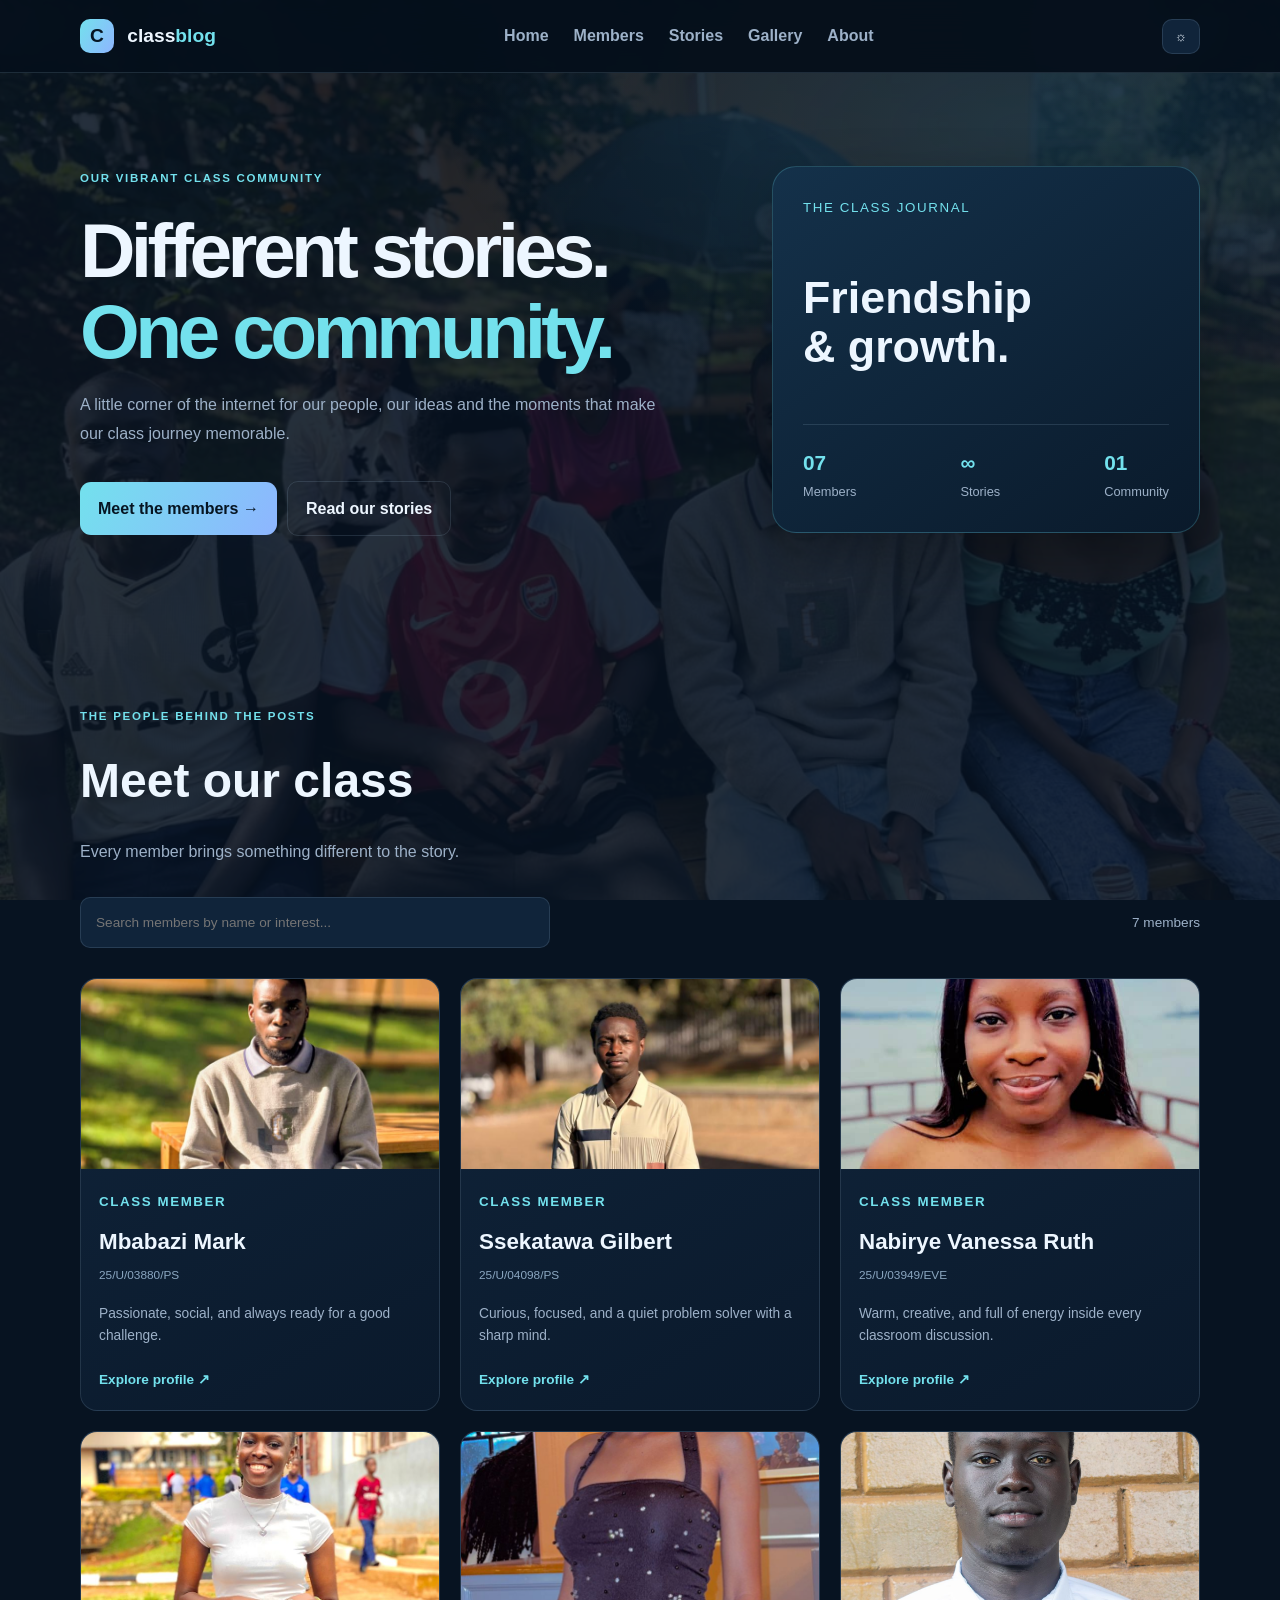
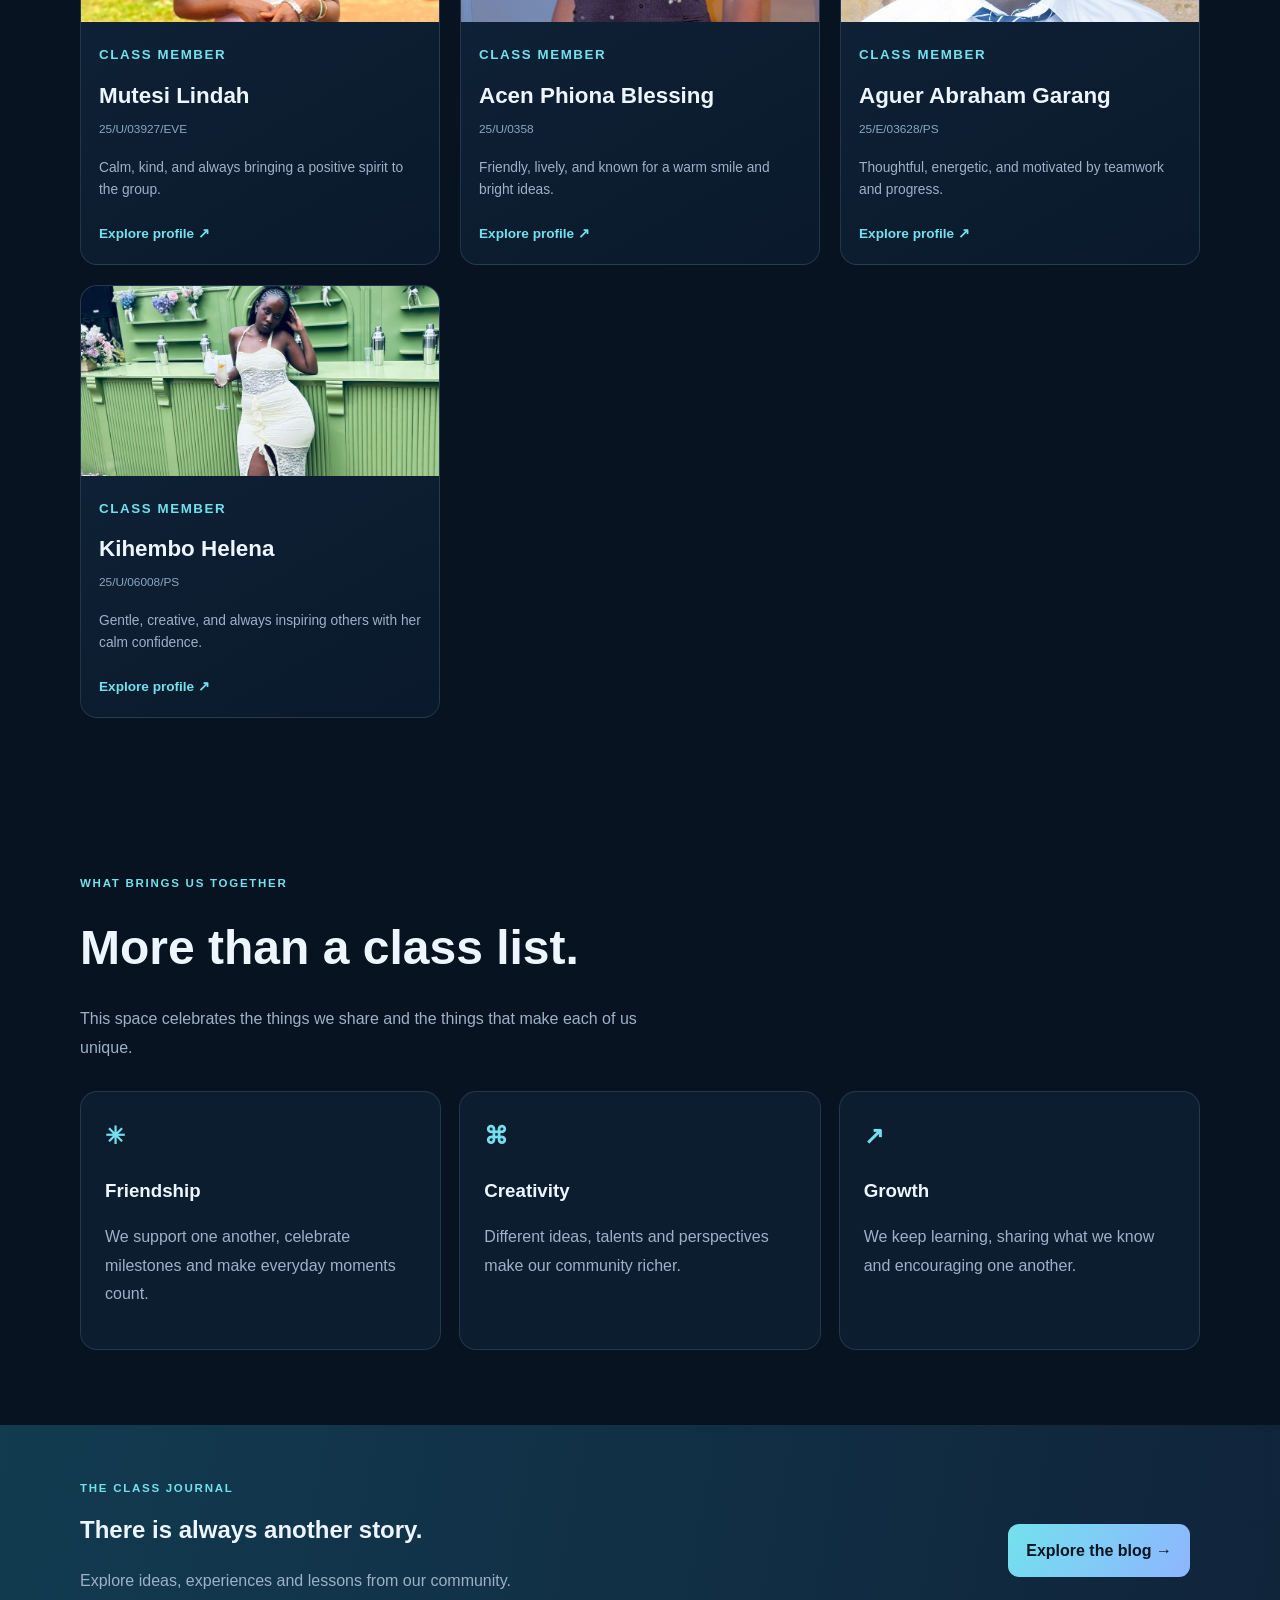
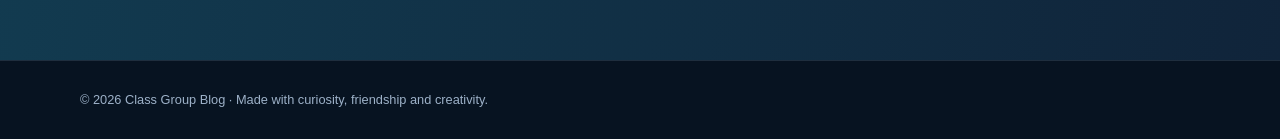
<file: index.html>
<!doctype html><html lang="en"><head><meta charset="utf-8"><meta name="viewport" content="width=device-width,initial-scale=1"><meta name="description" content="Meet our class community, explore member profiles and read student stories."><meta name="theme-color" content="#071321"><title>ClassBlog — Our community, our stories</title><link rel="stylesheet" href="styles.css"><script src="site.js" defer></script></head><body><header class="new-header"><div class="container header-inner"><a class="new-brand" href="index.html"><b>C</b> class<span>blog</span></a><button class="menu-toggle" aria-label="Toggle navigation" aria-expanded="false">☰</button><nav class="new-nav"><a href="index.html">Home</a><a href="#members">Members</a><a href="blog.html">Stories</a><a href="gallery.html">Gallery</a><a href="#about">About</a></nav><button class="theme-toggle" aria-label="Switch theme">☼</button></div></header><main><section class="new-hero"><div class="container hero-grid"><div><small class="eyebrow">OUR VIBRANT CLASS COMMUNITY</small><h1>Different stories.<br><span>One community.</span></h1><p>A little corner of the internet for our people, our ideas and the moments that make our class journey memorable.</p><a class="primary-button" href="#members">Meet the members →</a><a class="secondary-button" href="blog.html">Read our stories</a></div><aside class="hero-panel"><small>THE CLASS JOURNAL</small><h2>Friendship<br>&amp; growth.</h2><div class="stat-row"><span><b>07</b> Members</span><span><b>∞</b> Stories</span><span><b>01</b> Community</span></div></aside></div></section><section class="container section" id="members"><div class="section-title"><small class="eyebrow">THE PEOPLE BEHIND THE POSTS</small><h2>Meet our class</h2><p>Every member brings something different to the story.</p></div><div class="search-row"><input id="member-search" type="search" placeholder="Search members by name or interest..." aria-label="Search members"><span id="member-count">7 members</span></div><div class="member-grid" id="member-grid"><article class="member-card" data-search="mbabazi mark passionate, social, and always ready for a good challenge."><img src="Mbabazi%20mark/profile%20photo.jpeg" alt="Mbabazi Mark" loading="lazy"><div><small>CLASS MEMBER</small><h3>Mbabazi Mark</h3><p class="reg">25/U/03880/PS</p><p>Passionate, social, and always ready for a good challenge.</p><a href="mbabazi-mark.html">Explore profile ↗</a></div></article><article class="member-card" data-search="ssekatawa gilbert curious, focused, and a quiet problem solver with a sharp mind."><img src="Gilbert/gilbert.jpeg" alt="Ssekatawa Gilbert" loading="lazy"><div><small>CLASS MEMBER</small><h3>Ssekatawa Gilbert</h3><p class="reg">25/U/04098/PS</p><p>Curious, focused, and a quiet problem solver with a sharp mind.</p><a href="sekatawa-gilbert.html">Explore profile ↗</a></div></article><article class="member-card" data-search="nabirye vanessa ruth warm, creative, and full of energy inside every classroom discussion."><img src="Vanessa/vanessa.jpeg" alt="Nabirye Vanessa Ruth" loading="lazy"><div><small>CLASS MEMBER</small><h3>Nabirye Vanessa Ruth</h3><p class="reg">25/U/03949/EVE</p><p>Warm, creative, and full of energy inside every classroom discussion.</p><a href="nabirye-vanessa-ruth.html">Explore profile ↗</a></div></article><article class="member-card" data-search="mutesi lindah calm, kind, and always bringing a positive spirit to the group."><img src="Linda/linda.jpeg" alt="Mutesi Lindah" loading="lazy"><div><small>CLASS MEMBER</small><h3>Mutesi Lindah</h3><p class="reg">25/U/03927/EVE</p><p>Calm, kind, and always bringing a positive spirit to the group.</p><a href="mutesi-linda.html">Explore profile ↗</a></div></article><article class="member-card" data-search="acen phiona blessing friendly, lively, and known for a warm smile and bright ideas."><img src="Blessing/blessing.jpeg" alt="Acen Phiona Blessing" loading="lazy"><div><small>CLASS MEMBER</small><h3>Acen Phiona Blessing</h3><p class="reg">25/U/0358</p><p>Friendly, lively, and known for a warm smile and bright ideas.</p><a href="acen-phiona-blessing.html">Explore profile ↗</a></div></article><article class="member-card" data-search="aguer abraham garang thoughtful, energetic, and motivated by teamwork and progress."><img src="Abraham/abraham.jpg" alt="Aguer Abraham Garang" loading="lazy"><div><small>CLASS MEMBER</small><h3>Aguer Abraham Garang</h3><p class="reg">25/E/03628/PS</p><p>Thoughtful, energetic, and motivated by teamwork and progress.</p><a href="aguer-abraham-garang.html">Explore profile ↗</a></div></article><article class="member-card" data-search="kihembo helena gentle, creative, and always inspiring others with her calm confidence."><img src="Helena/helena.jpeg" alt="Kihembo Helena" loading="lazy"><div><small>CLASS MEMBER</small><h3>Kihembo Helena</h3><p class="reg">25/U/06008/PS</p><p>Gentle, creative, and always inspiring others with her calm confidence.</p><a href="kihembo-helena.html">Explore profile ↗</a></div></article></div><p id="no-members" hidden>No members match your search.</p></section><section class="container section" id="about"><div class="section-title"><small class="eyebrow">WHAT BRINGS US TOGETHER</small><h2>More than a class list.</h2><p>This space celebrates the things we share and the things that make each of us unique.</p></div><div class="feature-grid"><article><b>✳</b><h3>Friendship</h3><p>We support one another, celebrate milestones and make everyday moments count.</p></article><article><b>⌘</b><h3>Creativity</h3><p>Different ideas, talents and perspectives make our community richer.</p></article><article><b>↗</b><h3>Growth</h3><p>We keep learning, sharing what we know and encouraging one another.</p></article></div></section><section class="stories-banner"><div class="container"><div><small class="eyebrow">THE CLASS JOURNAL</small><h2>There is always another story.</h2><p>Explore ideas, experiences and lessons from our community.</p></div><a class="primary-button" href="blog.html">Explore the blog →</a></div></section></main><footer class="new-footer"><div class="container">© 2026 Class Group Blog · Made with curiosity, friendship and creativity.</div></footer></body></html>
</file>
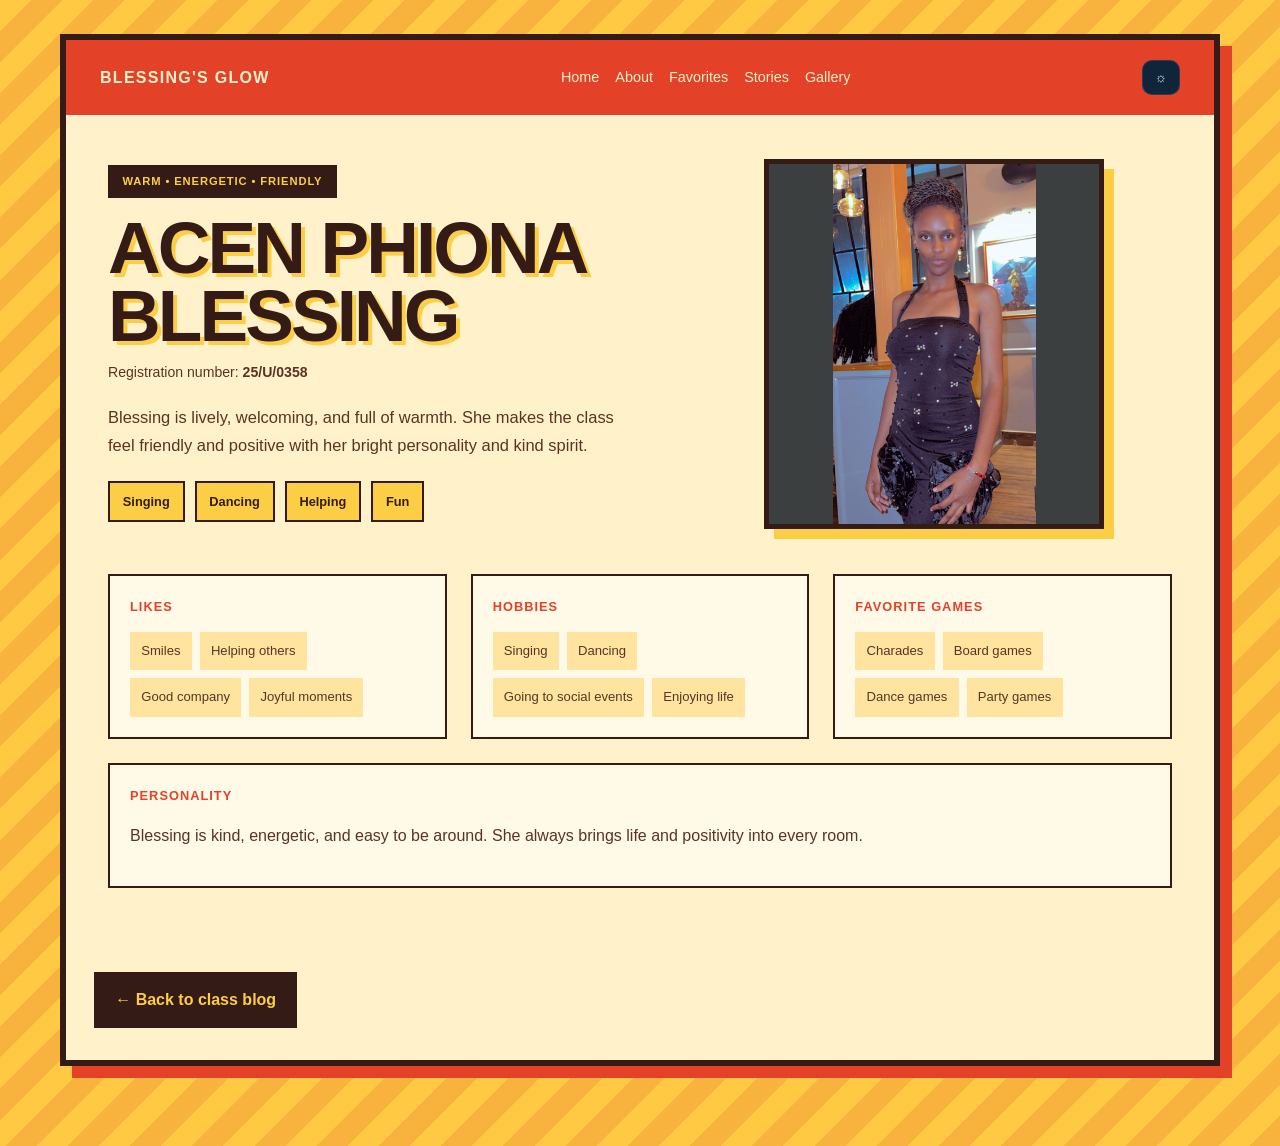
<file: acen-phiona-blessing.html>
<!DOCTYPE html>
<html lang="en">
  <head>
    <meta charset="UTF-8" />
    <meta name="viewport" content="width=device-width, initial-scale=1.0" />
    <title>Acen Phiona Blessing</title>
    <link rel="stylesheet" href="styles.css" />
  </head>
  <body>
    <main class="member-page page-blessing">
      <div class="page-shell">
        <div class="top-strip">
          <div class="brand-mark">Blessing's Glow</div>
          <div class="nav-mini">
            <a href="index.html">Home</a>
            <a href="#about">About</a>
            <a href="#favorites">Favorites</a>
          </div>
        </div>

        <section class="hero-layout">
          <div class="hero-copy" id="about">
            <span class="eyebrow-tag">Warm • Energetic • Friendly</span>
            <h1>Acen Phiona Blessing</h1>
            <p class="registration-number">Registration number: <strong>25/U/0358</strong></p>
            <p class="lead">
              Blessing is lively, welcoming, and full of warmth. She makes the class feel friendly and positive with her bright personality and kind spirit.
            </p>
            <div class="badge-row">
              <span class="badge">Singing</span>
              <span class="badge">Dancing</span>
              <span class="badge">Helping</span>
              <span class="badge">Fun</span>
            </div>
          </div>

          <div class="profile-visual">
            <img
              class="avatar-box-large"
              src="Blessing/blessing.jpeg"
              alt="Acen Phiona Blessing profile photo"
            />
          </div>
        </section>

        <section class="content-grid" id="favorites">
          <article class="info-card">
            <h3>Likes</h3>
            <ul>
              <li>Smiles</li>
              <li>Helping others</li>
              <li>Good company</li>
              <li>Joyful moments</li>
            </ul>
          </article>

          <article class="info-card">
            <h3>Hobbies</h3>
            <ul>
              <li>Singing</li>
              <li>Dancing</li>
              <li>Going to social events</li>
              <li>Enjoying life</li>
            </ul>
          </article>

          <article class="info-card">
            <h3>Favorite games</h3>
            <ul>
              <li>Charades</li>
              <li>Board games</li>
              <li>Dance games</li>
              <li>Party games</li>
            </ul>
          </article>

          <article class="info-card">
            <h3>Personality</h3>
            <p>Blessing is kind, energetic, and easy to be around. She always brings life and positivity into every room.</p>
          </article>
        </section>

        <div class="cta-row">
          <a class="back-link" href="index.html">← Back to class blog</a>
        </div>
      </div>
    </main>
    <script src="site.js" defer></script>
</body>
</html>
</file>
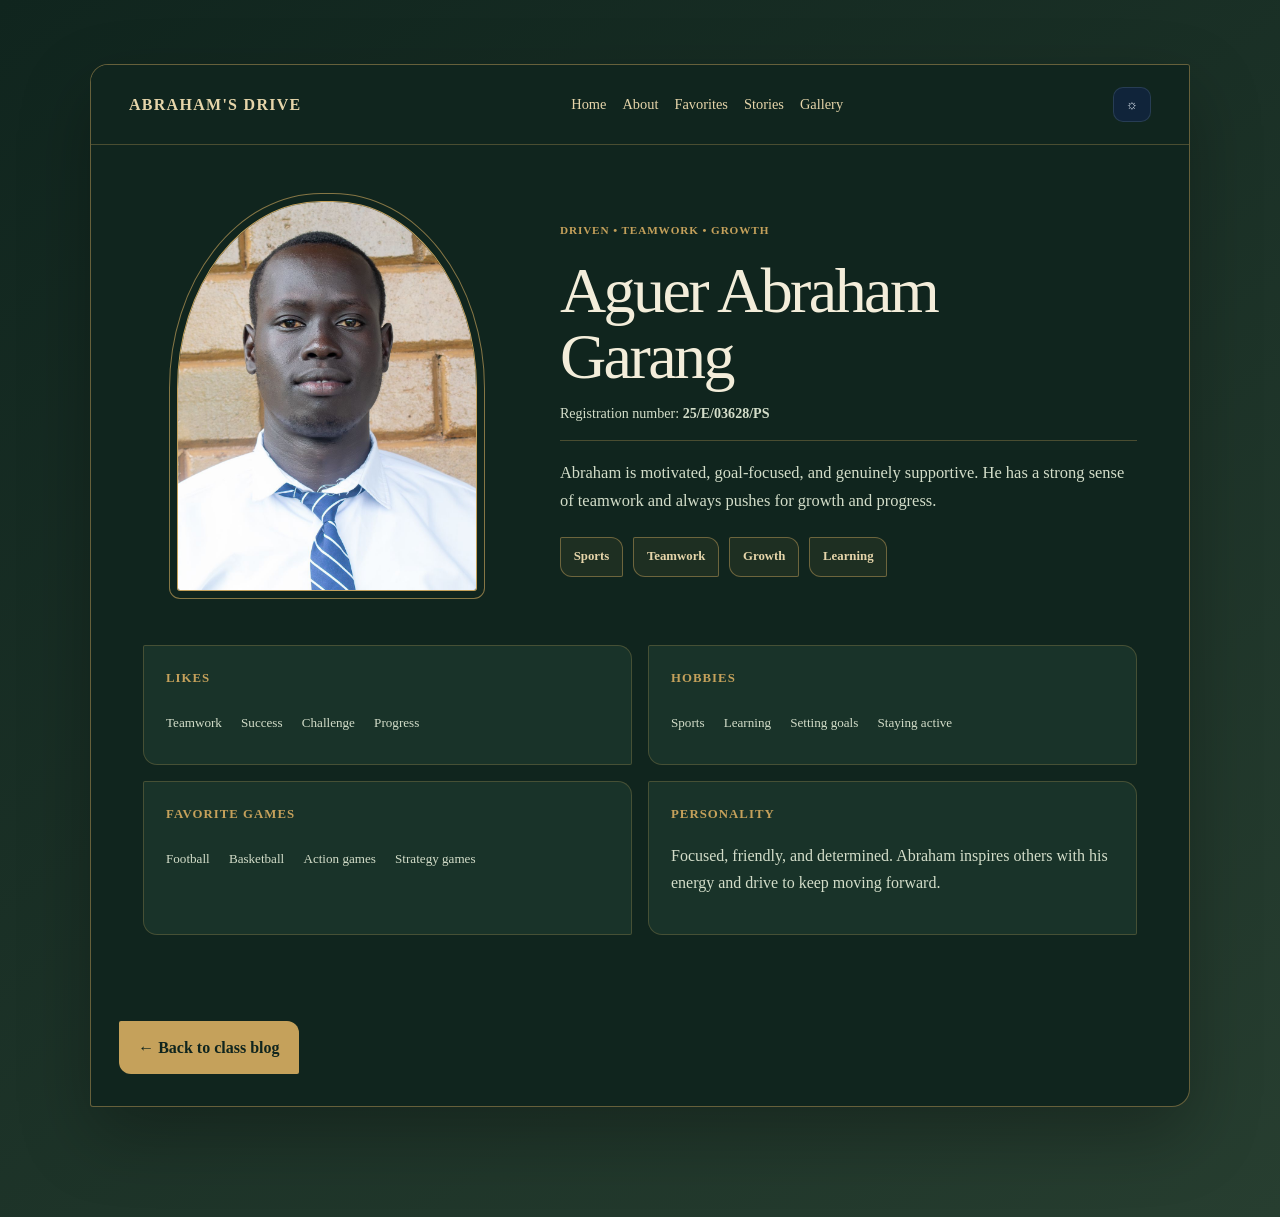
<file: aguer-abraham-garang.html>
<!DOCTYPE html>
<html lang="en">
  <head>
    <meta charset="UTF-8" />
    <meta name="viewport" content="width=device-width, initial-scale=1.0" />
    <title>Aguer Abraham Garang</title>
    <link rel="stylesheet" href="styles.css" />
  </head>
  <body>
    <main class="member-page page-abraham">
      <div class="page-shell">
        <div class="top-strip">
          <div class="brand-mark">Abraham's Drive</div>
          <div class="nav-mini">
            <a href="index.html">Home</a>
            <a href="#about">About</a>
            <a href="#favorites">Favorites</a>
          </div>
        </div>

        <section class="hero-layout">
          <div class="hero-copy" id="about">
            <span class="eyebrow-tag">Driven • Teamwork • Growth</span>
            <h1>Aguer Abraham Garang</h1>
            <p class="registration-number">Registration number: <strong>25/E/03628/PS</strong></p>
            <p class="lead">
              Abraham is motivated, goal-focused, and genuinely supportive. He has a strong sense of teamwork and always pushes for growth and progress.
            </p>
            <div class="badge-row">
              <span class="badge">Sports</span>
              <span class="badge">Teamwork</span>
              <span class="badge">Growth</span>
              <span class="badge">Learning</span>
            </div>
          </div>

          <div class="profile-visual">
            <img
              class="avatar-box-large"
              src="Abraham/abraham.jpg"
              alt="Aguer Abraham Garang profile photo"
            />
          </div>
        </section>

        <section class="content-grid" id="favorites">
          <article class="info-card">
            <h3>Likes</h3>
            <ul>
              <li>Teamwork</li>
              <li>Success</li>
              <li>Challenge</li>
              <li>Progress</li>
            </ul>
          </article>

          <article class="info-card">
            <h3>Hobbies</h3>
            <ul>
              <li>Sports</li>
              <li>Learning</li>
              <li>Setting goals</li>
              <li>Staying active</li>
            </ul>
          </article>

          <article class="info-card">
            <h3>Favorite games</h3>
            <ul>
              <li>Football</li>
              <li>Basketball</li>
              <li>Action games</li>
              <li>Strategy games</li>
            </ul>
          </article>

          <article class="info-card">
            <h3>Personality</h3>
            <p>Focused, friendly, and determined. Abraham inspires others with his energy and drive to keep moving forward.</p>
          </article>
        </section>

        <div class="cta-row">
          <a class="back-link" href="index.html">← Back to class blog</a>
        </div>
      </div>
    </main>
    <script src="site.js" defer></script>
</body>
</html>
</file>
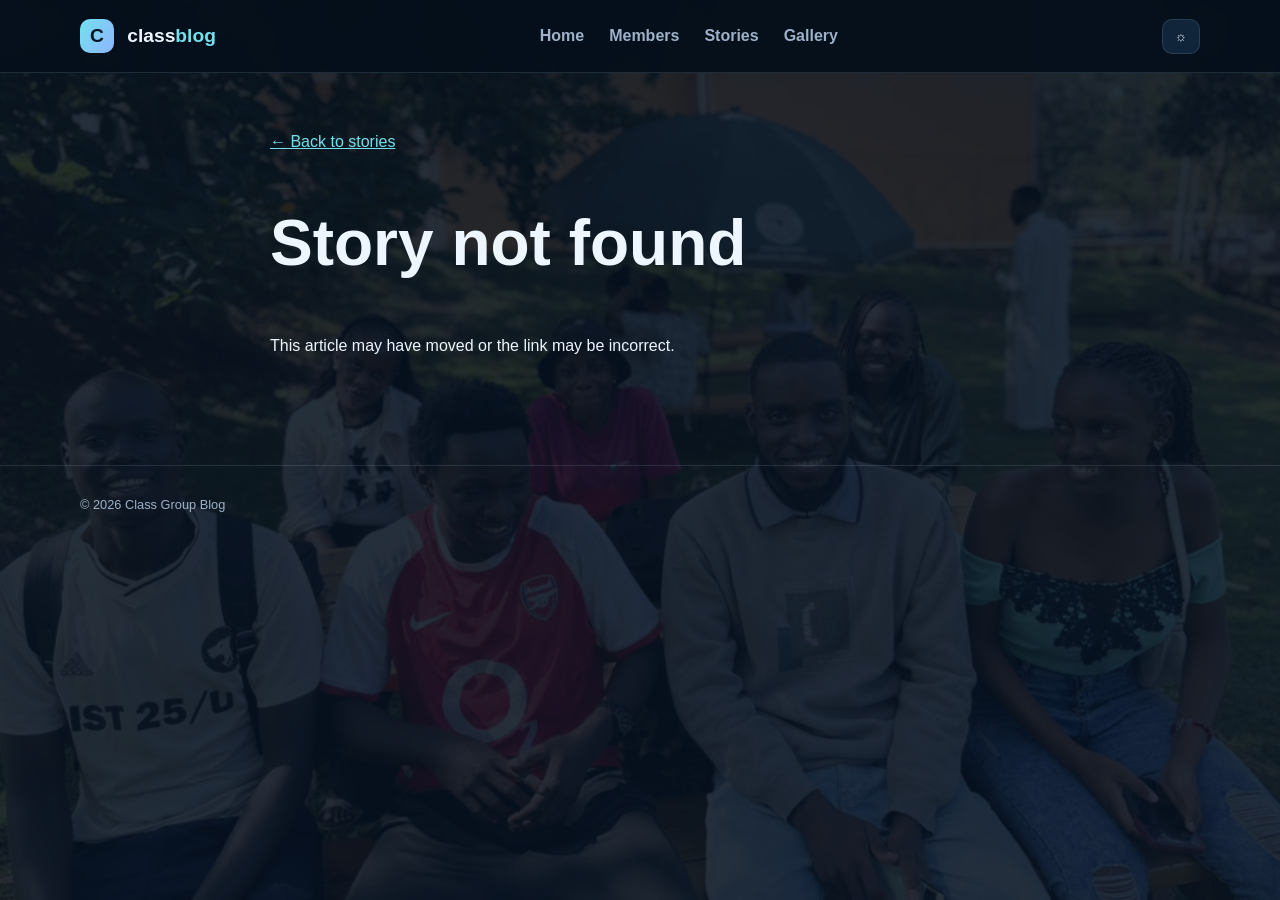
<file: article.html>
<!doctype html><html lang="en"><head><meta charset="utf-8"><meta name="viewport" content="width=device-width,initial-scale=1"><title>Article — ClassBlog</title><link rel="stylesheet" href="styles.css"><script src="site.js" defer></script><script src="article.js" defer></script></head><body><header class="new-header"><div class="container header-inner"><a class="new-brand" href="index.html"><b>C</b> class<span>blog</span></a><button class="menu-toggle" aria-expanded="false">☰</button><nav class="new-nav"><a href="index.html">Home</a><a href="index.html#members">Members</a><a href="blog.html">Stories</a><a href="gallery.html">Gallery</a></nav><button class="theme-toggle">☼</button></div></header><main class="container"><article class="article-wrap"><a href="blog.html" style="color:var(--cyan)">← Back to stories</a><div id="article-content"><p>Loading story…</p></div></article></main><footer class="new-footer"><div class="container">© 2026 Class Group Blog</div></footer></body></html>
</file>
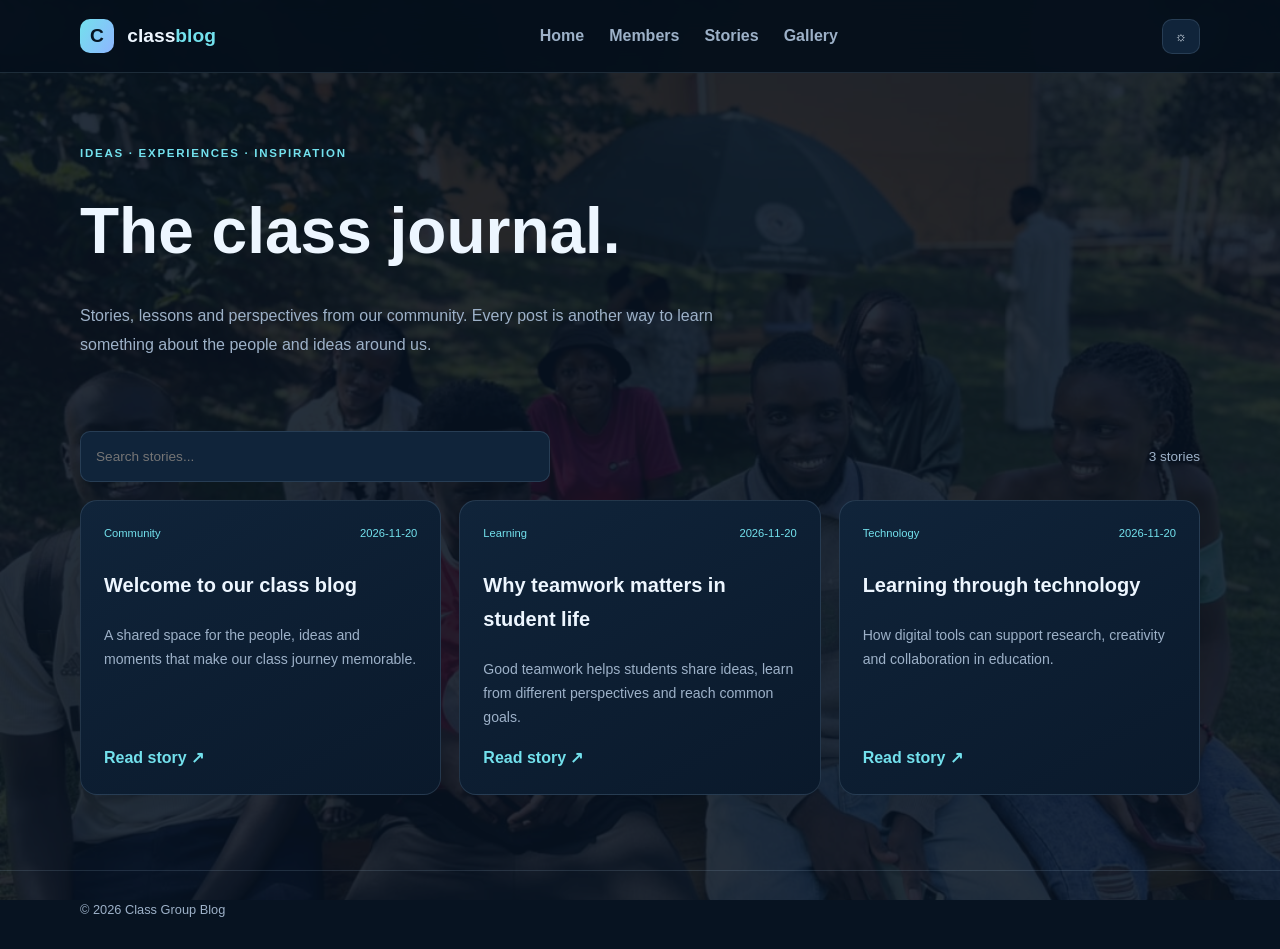
<file: blog.html>
<!doctype html><html lang="en"><head><meta charset="utf-8"><meta name="viewport" content="width=device-width,initial-scale=1"><title>Stories — ClassBlog</title><link rel="stylesheet" href="styles.css"><script src="site.js" defer></script><script src="blog.js" defer></script></head><body><header class="new-header"><div class="container header-inner"><a class="new-brand" href="index.html"><b>C</b> class<span>blog</span></a><button class="menu-toggle" aria-expanded="false">☰</button><nav class="new-nav"><a href="index.html">Home</a><a href="index.html#members">Members</a><a href="blog.html">Stories</a><a href="gallery.html">Gallery</a></nav><button class="theme-toggle">☼</button></div></header><main class="container"><section class="content-heading"><small class="eyebrow">IDEAS · EXPERIENCES · INSPIRATION</small><h1>The class journal.</h1><p>Stories, lessons and perspectives from our community. Every post is another way to learn something about the people and ideas around us.</p></section><div class="search-row"><input id="post-search" type="search" placeholder="Search stories..."><span id="post-count"></span></div><section class="post-grid" id="post-grid"></section><p id="post-empty" hidden>No stories found. Try another search.</p></main><footer class="new-footer"><div class="container">© 2026 Class Group Blog</div></footer></body></html>
</file>
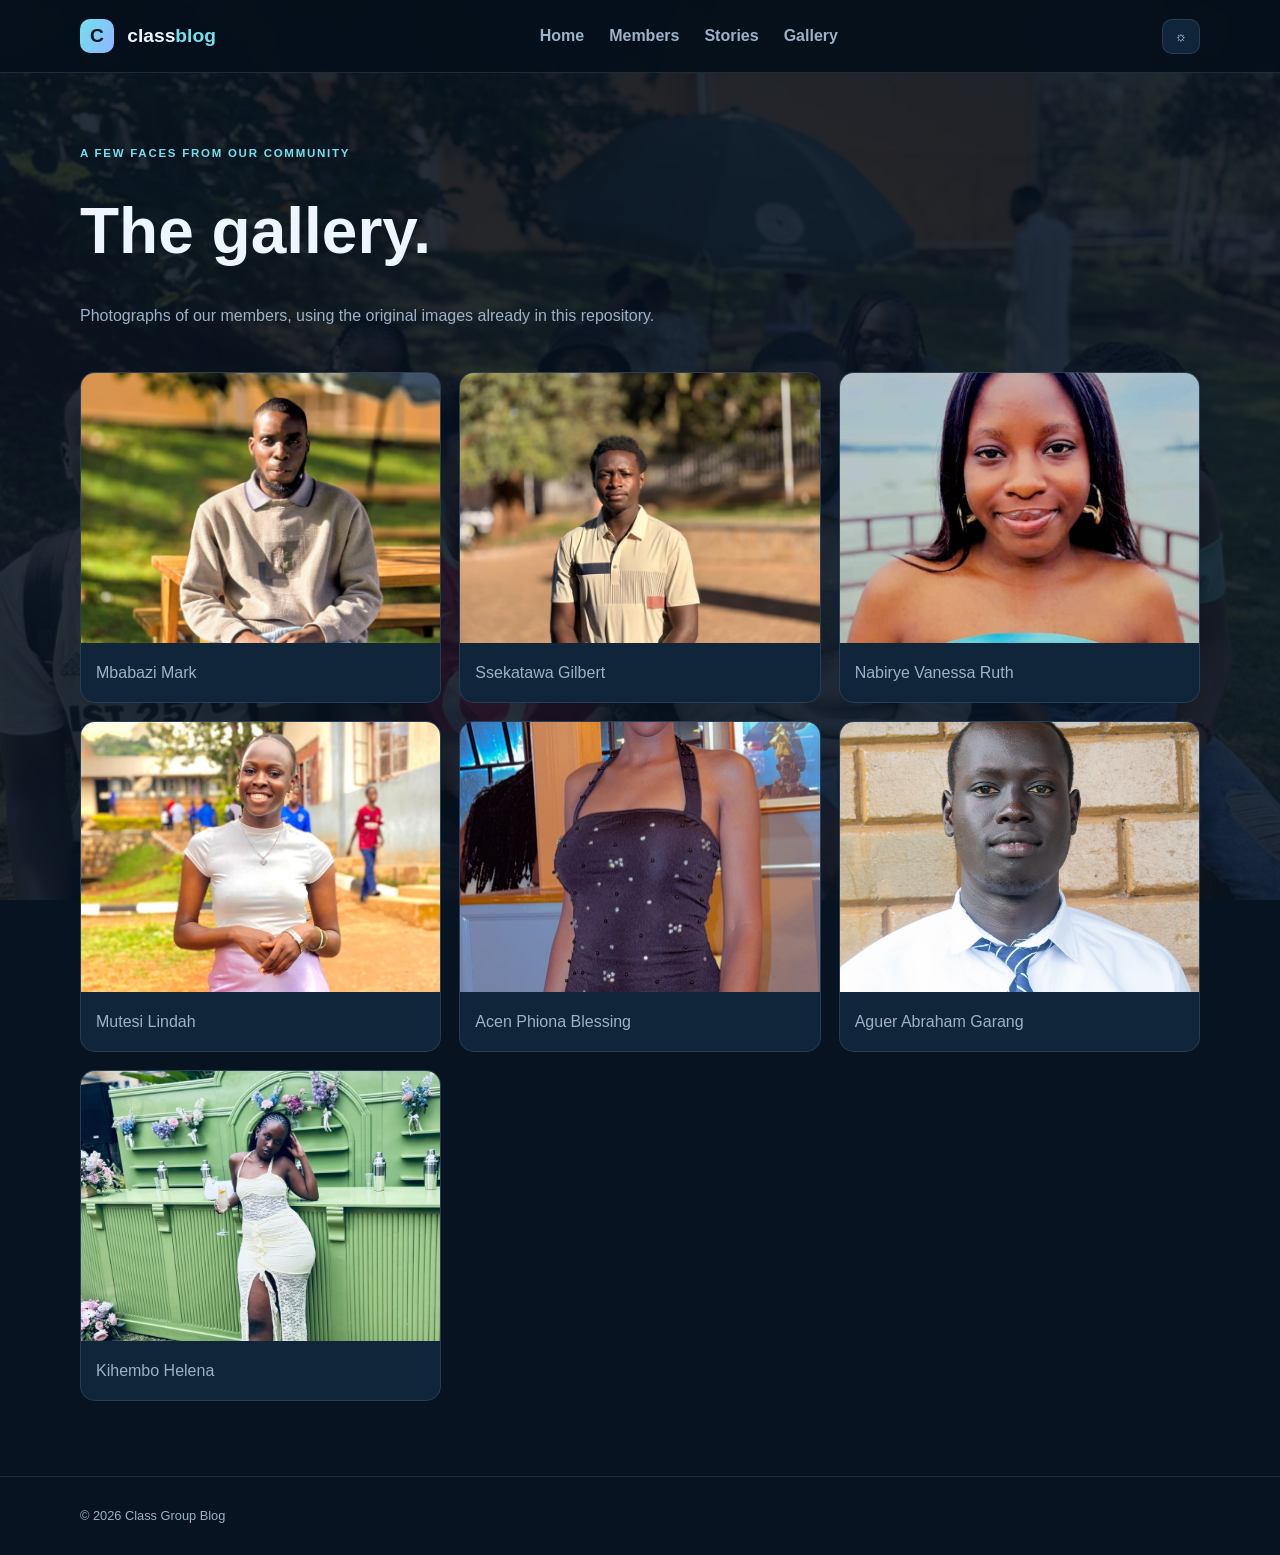
<file: gallery.html>
<!doctype html><html lang="en"><head><meta charset="utf-8"><meta name="viewport" content="width=device-width,initial-scale=1"><title>Gallery — ClassBlog</title><link rel="stylesheet" href="styles.css"><script src="site.js" defer></script></head><body><header class="new-header"><div class="container header-inner"><a class="new-brand" href="index.html"><b>C</b> class<span>blog</span></a><button class="menu-toggle" aria-expanded="false">☰</button><nav class="new-nav"><a href="index.html">Home</a><a href="index.html#members">Members</a><a href="blog.html">Stories</a><a href="gallery.html">Gallery</a></nav><button class="theme-toggle">☼</button></div></header><main class="container"><section class="content-heading"><small class="eyebrow">A FEW FACES FROM OUR COMMUNITY</small><h1>The gallery.</h1><p>Photographs of our members, using the original images already in this repository.</p></section><section class="gallery-grid"><figure class="gallery-item"><img src="Mbabazi%20mark/profile%20photo.jpeg" alt="Mbabazi Mark" loading="lazy"><figcaption><p>Mbabazi Mark</p></figcaption></figure><figure class="gallery-item"><img src="Gilbert/gilbert.jpeg" alt="Ssekatawa Gilbert" loading="lazy"><figcaption><p>Ssekatawa Gilbert</p></figcaption></figure><figure class="gallery-item"><img src="Vanessa/vanessa.jpeg" alt="Nabirye Vanessa Ruth" loading="lazy"><figcaption><p>Nabirye Vanessa Ruth</p></figcaption></figure><figure class="gallery-item"><img src="Linda/linda.jpeg" alt="Mutesi Lindah" loading="lazy"><figcaption><p>Mutesi Lindah</p></figcaption></figure><figure class="gallery-item"><img src="Blessing/blessing.jpeg" alt="Acen Phiona Blessing" loading="lazy"><figcaption><p>Acen Phiona Blessing</p></figcaption></figure><figure class="gallery-item"><img src="Abraham/abraham.jpg" alt="Aguer Abraham Garang" loading="lazy"><figcaption><p>Aguer Abraham Garang</p></figcaption></figure><figure class="gallery-item"><img src="Helena/helena.jpeg" alt="Kihembo Helena" loading="lazy"><figcaption><p>Kihembo Helena</p></figcaption></figure></section></main><footer class="new-footer"><div class="container">© 2026 Class Group Blog</div></footer></body></html>
</file>
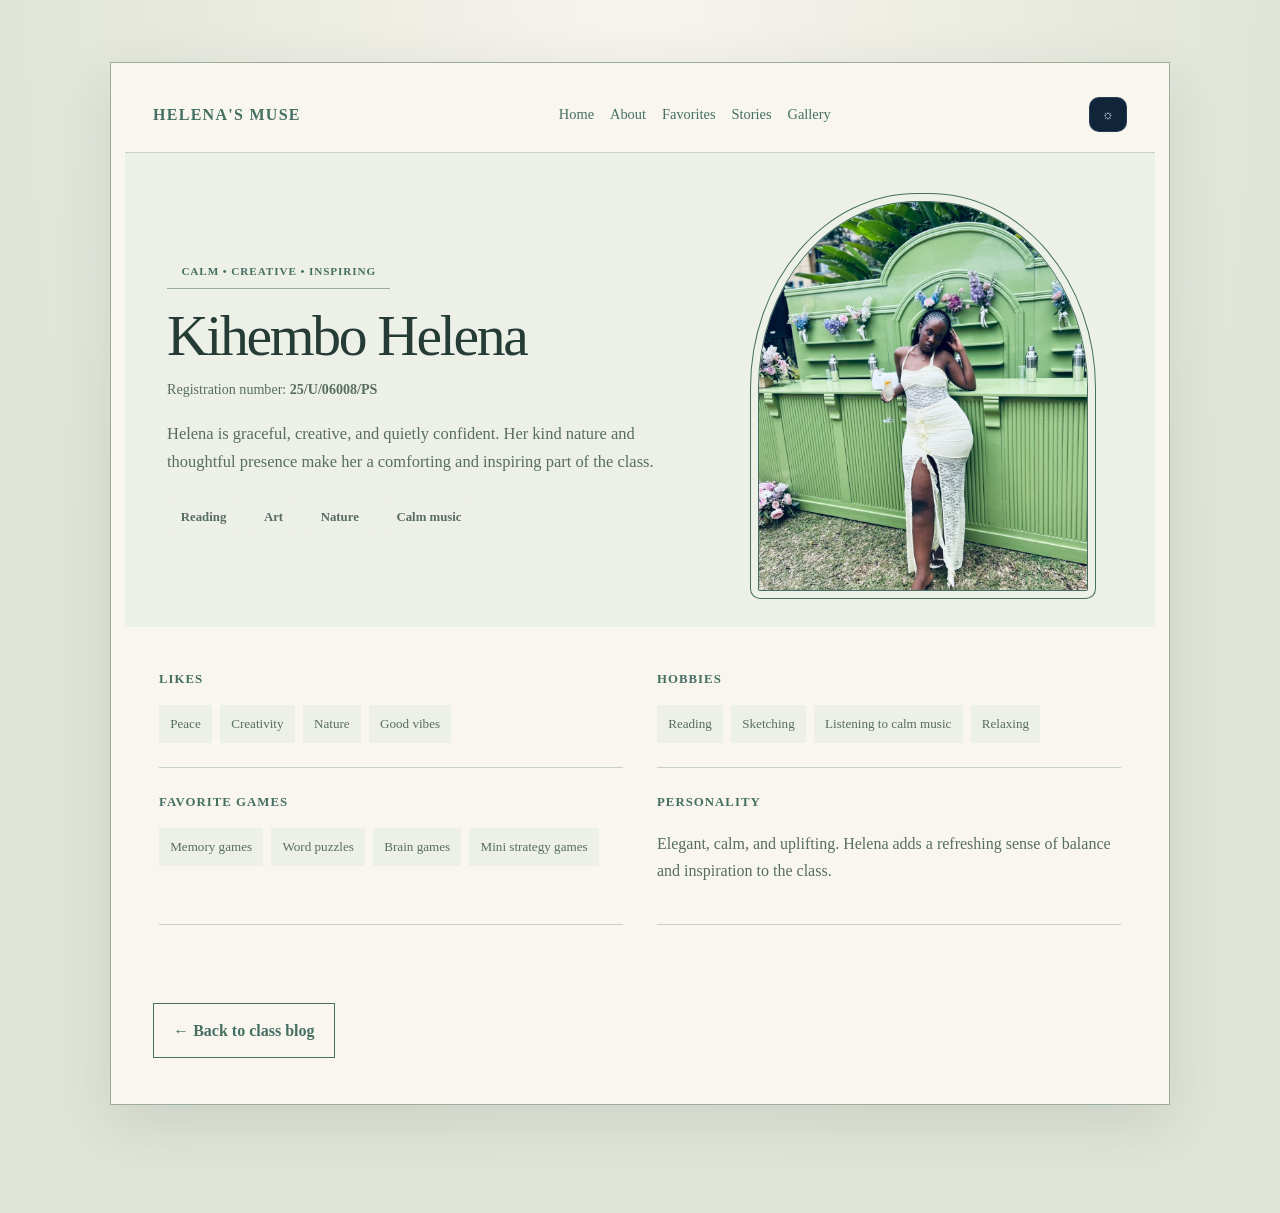
<file: kihembo-helena.html>
<!DOCTYPE html>
<html lang="en">
  <head>
    <meta charset="UTF-8" />
    <meta name="viewport" content="width=device-width, initial-scale=1.0" />
    <title>Kihembo Helena</title>
    <link rel="stylesheet" href="styles.css" />
  </head>
  <body>
    <main class="member-page page-helena">
      <div class="page-shell">
        <div class="top-strip">
          <div class="brand-mark">Helena's Muse</div>
          <div class="nav-mini">
            <a href="index.html">Home</a>
            <a href="#about">About</a>
            <a href="#favorites">Favorites</a>
          </div>
        </div>

        <section class="hero-layout">
          <div class="hero-copy" id="about">
            <span class="eyebrow-tag">Calm • Creative • Inspiring</span>
            <h1>Kihembo Helena</h1>
            <p class="registration-number">Registration number: <strong>25/U/06008/PS</strong></p>
            <p class="lead">
              Helena is graceful, creative, and quietly confident. Her kind nature and thoughtful presence make her a comforting and inspiring part of the class.
            </p>
            <div class="badge-row">
              <span class="badge">Reading</span>
              <span class="badge">Art</span>
              <span class="badge">Nature</span>
              <span class="badge">Calm music</span>
            </div>
          </div>

          <div class="profile-visual">
            <img
              class="avatar-box-large"
              src="Helena/helena.jpeg"
              alt="Kihembo Helena profile photo"
            />
          </div>
        </section>

        <section class="content-grid" id="favorites">
          <article class="info-card">
            <h3>Likes</h3>
            <ul>
              <li>Peace</li>
              <li>Creativity</li>
              <li>Nature</li>
              <li>Good vibes</li>
            </ul>
          </article>

          <article class="info-card">
            <h3>Hobbies</h3>
            <ul>
              <li>Reading</li>
              <li>Sketching</li>
              <li>Listening to calm music</li>
              <li>Relaxing</li>
            </ul>
          </article>

          <article class="info-card">
            <h3>Favorite games</h3>
            <ul>
              <li>Memory games</li>
              <li>Word puzzles</li>
              <li>Brain games</li>
              <li>Mini strategy games</li>
            </ul>
          </article>

          <article class="info-card">
            <h3>Personality</h3>
            <p>Elegant, calm, and uplifting. Helena adds a refreshing sense of balance and inspiration to the class.</p>
          </article>
        </section>

        <div class="cta-row">
          <a class="back-link" href="index.html">← Back to class blog</a>
        </div>
      </div>
    </main>
    <script src="site.js" defer></script>
</body>
</html>
</file>
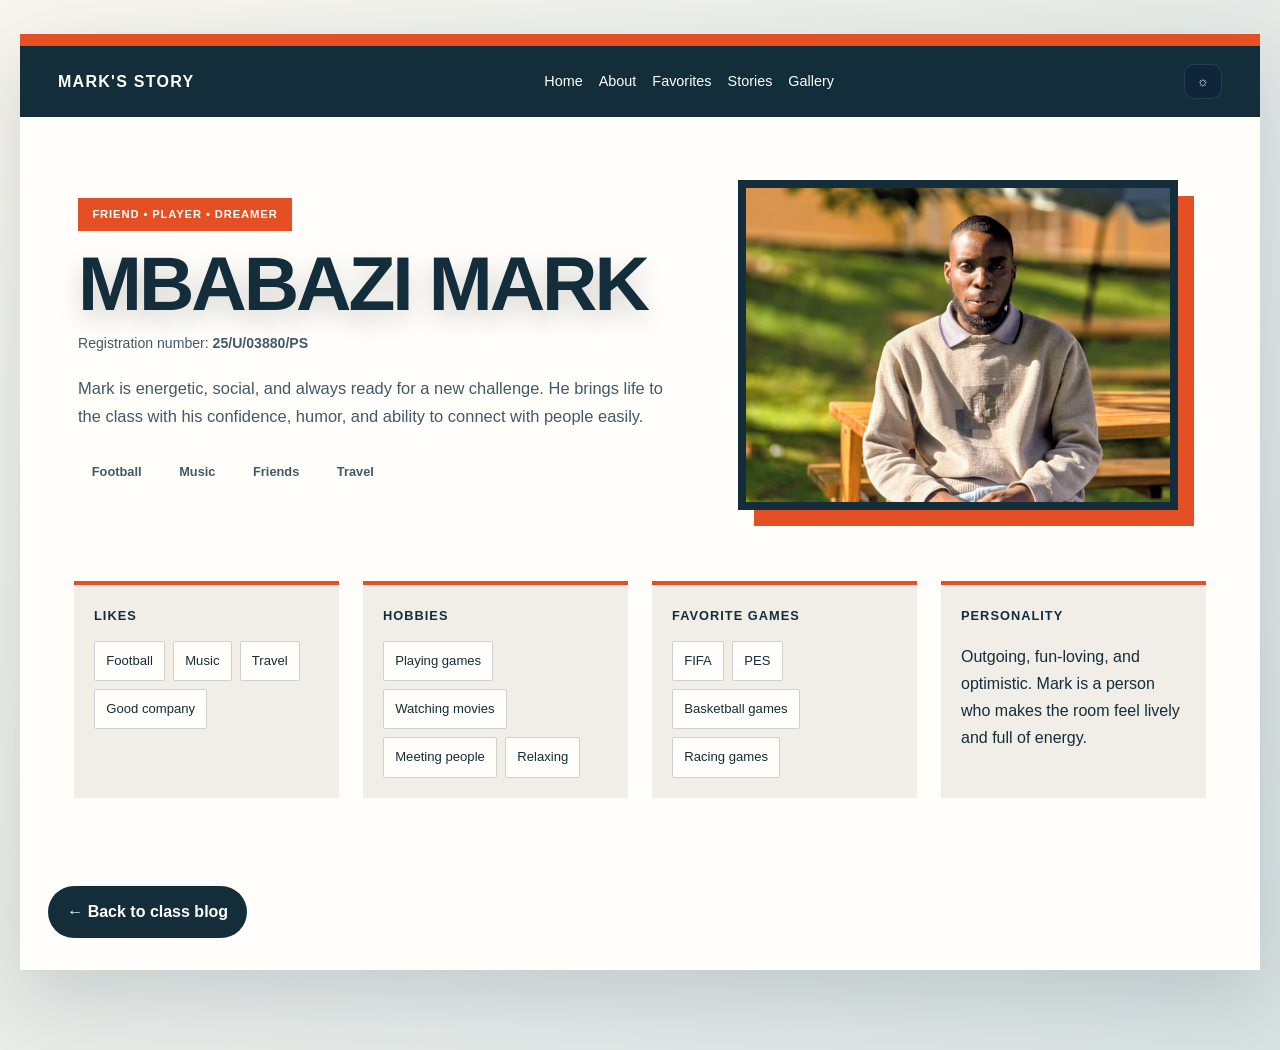
<file: mbabazi-mark.html>
<!DOCTYPE html>
<html lang="en">
  <head>
    <meta charset="UTF-8" />
    <meta name="viewport" content="width=device-width, initial-scale=1.0" />
    <title>Mbabazi Mark</title>
    <link rel="stylesheet" href="styles.css" />
  </head>
  <body>
    <main class="member-page page-mark">
      <div class="page-shell">
        <div class="top-strip">
          <div class="brand-mark">Mark's Story</div>
          <div class="nav-mini">
            <a href="index.html">Home</a>
            <a href="#about">About</a>
            <a href="#favorites">Favorites</a>
          </div>
        </div>

        <section class="hero-layout">
          <div class="hero-copy" id="about">
            <span class="eyebrow-tag">Friend • Player • Dreamer</span>
            <h1>Mbabazi Mark</h1>
            <p class="registration-number">Registration number: <strong>25/U/03880/PS</strong></p>
            <p class="lead">
              Mark is energetic, social, and always ready for a new challenge. He brings life to the class with his confidence,
              humor, and ability to connect with people easily.
            </p>
            <div class="badge-row">
              <span class="badge">Football</span>
              <span class="badge">Music</span>
              <span class="badge">Friends</span>
              <span class="badge">Travel</span>
            </div>
          </div>

          <div class="profile-visual">
            <img class="avatar-box-large" src="Mbabazi mark/profile photo.jpeg" alt="Mbabazi Mark profile photo" />
          </div>
        </section>

        <section class="content-grid" id="favorites">
          <article class="info-card">
            <h3>Likes</h3>
            <ul>
              <li>Football</li>
              <li>Music</li>
              <li>Travel</li>
              <li>Good company</li>
            </ul>
          </article>

          <article class="info-card">
            <h3>Hobbies</h3>
            <ul>
              <li>Playing games</li>
              <li>Watching movies</li>
              <li>Meeting people</li>
              <li>Relaxing</li>
            </ul>
          </article>

          <article class="info-card">
            <h3>Favorite games</h3>
            <ul>
              <li>FIFA</li>
              <li>PES</li>
              <li>Basketball games</li>
              <li>Racing games</li>
            </ul>
          </article>

          <article class="info-card">
            <h3>Personality</h3>
            <p>Outgoing, fun-loving, and optimistic. Mark is a person who makes the room feel lively and full of energy.</p>
          </article>
        </section>

        <div class="cta-row">
          <a class="back-link" href="index.html">← Back to class blog</a>
        </div>
      </div>
    </main>
    <script src="site.js" defer></script>
</body>
</html>
</file>
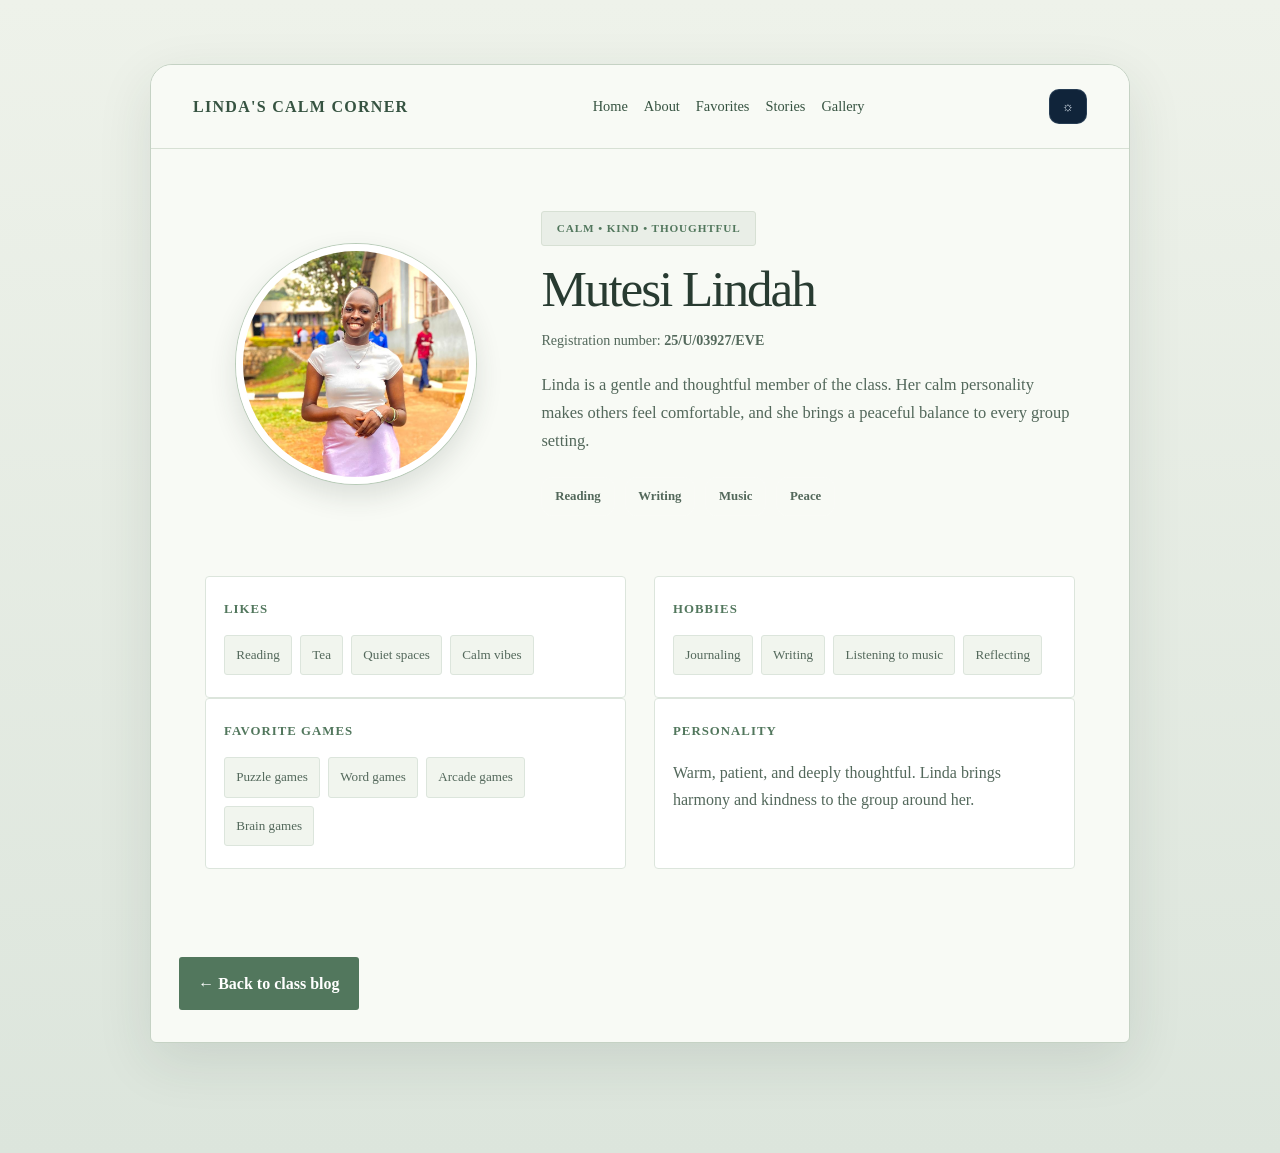
<file: mutesi-linda.html>
<!DOCTYPE html>
<html lang="en">
  <head>
    <meta charset="UTF-8" />
    <meta name="viewport" content="width=device-width, initial-scale=1.0" />
    <title>Mutesi Lindah</title>
    <link rel="stylesheet" href="styles.css" />
  </head>
  <body>
    <main class="member-page page-linda">
      <div class="page-shell">
        <div class="top-strip">
          <div class="brand-mark">Linda's Calm Corner</div>
          <div class="nav-mini">
            <a href="index.html">Home</a>
            <a href="#about">About</a>
            <a href="#favorites">Favorites</a>
          </div>
        </div>

        <section class="hero-layout">
          <div class="hero-copy" id="about">
            <span class="eyebrow-tag">Calm • Kind • Thoughtful</span>
            <h1>Mutesi Lindah</h1>
            <p class="registration-number">Registration number: <strong>25/U/03927/EVE</strong></p>
            <p class="lead">
              Linda is a gentle and thoughtful member of the class. Her calm personality makes others feel comfortable, and she brings a
              peaceful balance to every group setting.
            </p>
            <div class="badge-row">
              <span class="badge">Reading</span>
              <span class="badge">Writing</span>
              <span class="badge">Music</span>
              <span class="badge">Peace</span>
            </div>
          </div>

          <div class="profile-visual">
            <img
              class="avatar-box-large"
              src="Linda/linda.jpeg"
              alt="Mutesi Linda profile photo"
            />
          </div>
        </section>

        <section class="content-grid" id="favorites">
          <article class="info-card">
            <h3>Likes</h3>
            <ul>
              <li>Reading</li>
              <li>Tea</li>
              <li>Quiet spaces</li>
              <li>Calm vibes</li>
            </ul>
          </article>

          <article class="info-card">
            <h3>Hobbies</h3>
            <ul>
              <li>Journaling</li>
              <li>Writing</li>
              <li>Listening to music</li>
              <li>Reflecting</li>
            </ul>
          </article>

          <article class="info-card">
            <h3>Favorite games</h3>
            <ul>
              <li>Puzzle games</li>
              <li>Word games</li>
              <li>Arcade games</li>
              <li>Brain games</li>
            </ul>
          </article>

          <article class="info-card">
            <h3>Personality</h3>
            <p>Warm, patient, and deeply thoughtful. Linda brings harmony and kindness to the group around her.</p>
          </article>
        </section>

        <div class="cta-row">
          <a class="back-link" href="index.html">← Back to class blog</a>
        </div>
      </div>
    </main>
    <script src="site.js" defer></script>
</body>
</html>
</file>
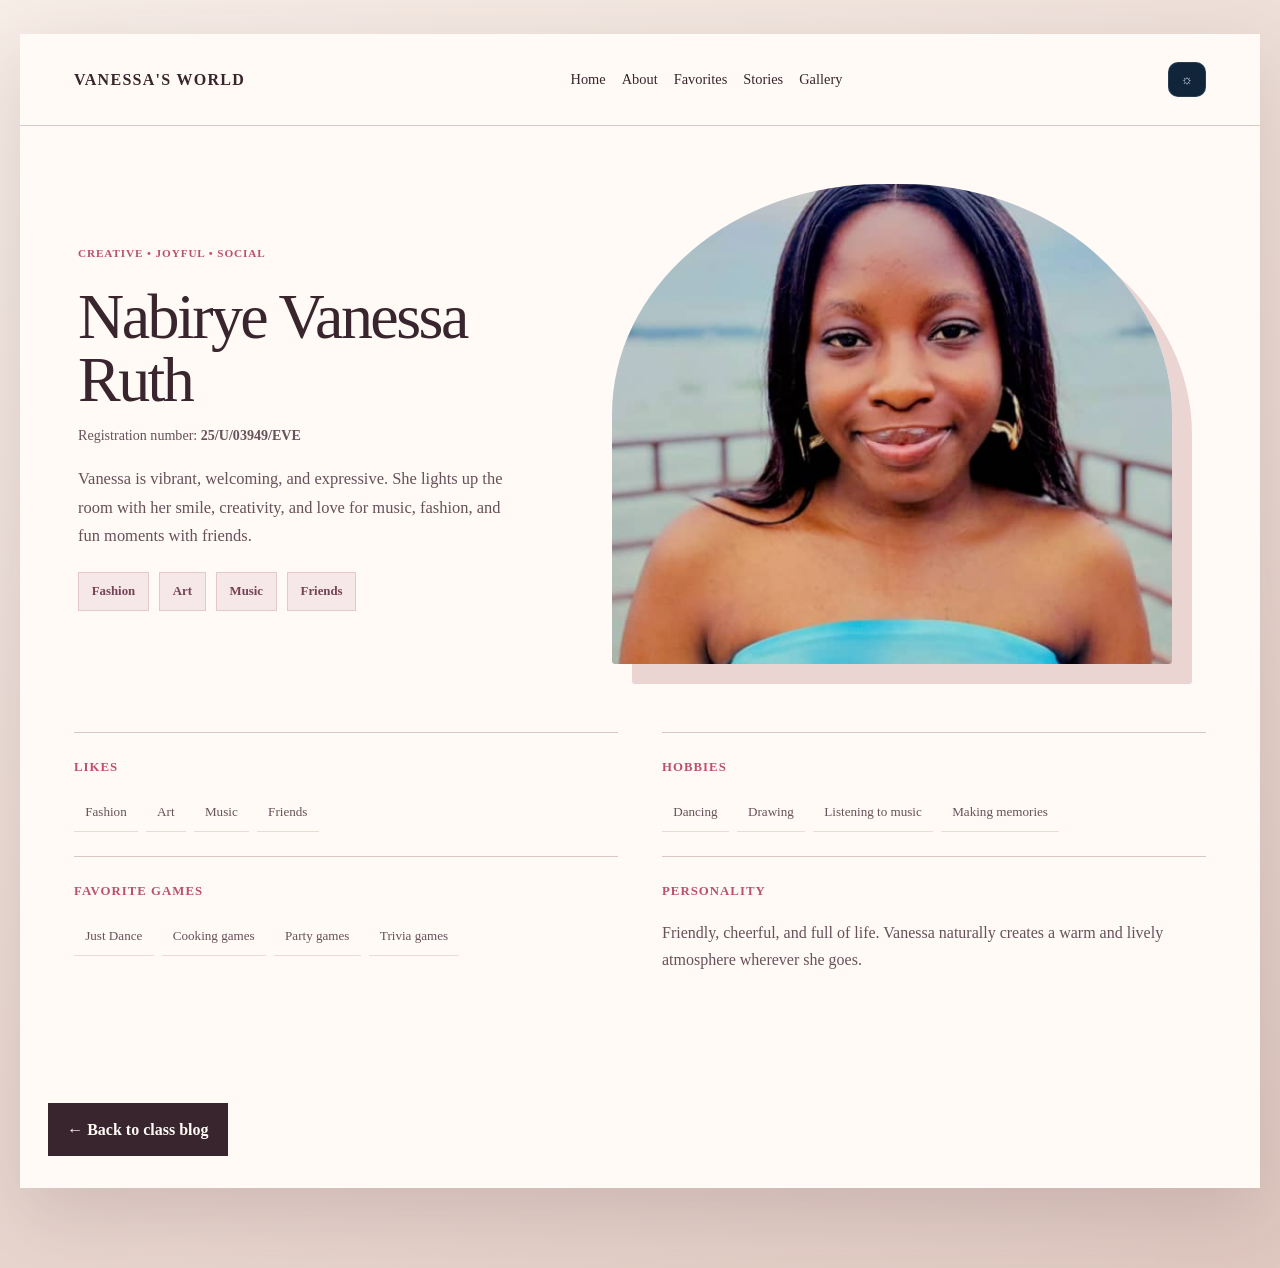
<file: nabirye-vanessa-ruth.html>
<!DOCTYPE html>
<html lang="en">
  <head>
    <meta charset="UTF-8" />
    <meta name="viewport" content="width=device-width, initial-scale=1.0" />
    <title>Nabirye Vanessa Ruth</title>
    <link rel="stylesheet" href="styles.css" />
  </head>
  <body>
    <main class="member-page page-vanessa">
      <div class="page-shell">
        <div class="top-strip">
          <div class="brand-mark">Vanessa's World</div>
          <div class="nav-mini">
            <a href="index.html">Home</a>
            <a href="#about">About</a>
            <a href="#favorites">Favorites</a>
          </div>
        </div>

        <section class="hero-layout">
          <div class="hero-copy" id="about">
            <span class="eyebrow-tag">Creative • Joyful • Social</span>
            <h1>Nabirye Vanessa Ruth</h1>
            <p class="registration-number">Registration number: <strong>25/U/03949/EVE</strong></p>
            <p class="lead">
              Vanessa is vibrant, welcoming, and expressive. She lights up the room with her smile, creativity, and love for 
              music, fashion, and fun moments with friends.
            </p>
            <div class="badge-row">
              <span class="badge">Fashion</span>
              <span class="badge">Art</span>
              <span class="badge">Music</span>
              <span class="badge">Friends</span>
            </div>
          </div>

          <div class="profile-visual">
            <img
              class="avatar-box-large"
              src="Vanessa/vanessa.jpeg"
              alt="Nabirye Vanessa Ruth profile photo"
            />
          </div>
        </section>

        <section class="content-grid" id="favorites">
          <article class="info-card">
            <h3>Likes</h3>
            <ul>
              <li>Fashion</li>
              <li>Art</li>
              <li>Music</li>
              <li>Friends</li>
            </ul>
          </article>

          <article class="info-card">
            <h3>Hobbies</h3>
            <ul>
              <li>Dancing</li>
              <li>Drawing</li>
              <li>Listening to music</li>
              <li>Making memories</li>
            </ul>
          </article>

          <article class="info-card">
            <h3>Favorite games</h3>
            <ul>
              <li>Just Dance</li>
              <li>Cooking games</li>
              <li>Party games</li>
              <li>Trivia games</li>
            </ul>
          </article>

          <article class="info-card">
            <h3>Personality</h3>
            <p>Friendly, cheerful, and full of life. Vanessa naturally creates a warm and lively atmosphere wherever she goes.</p>
          </article>
        </section>

        <div class="cta-row">
          <a class="back-link" href="index.html">← Back to class blog</a>
        </div>
      </div>
    </main>
    <script src="site.js" defer></script>
</body>
</html>
</file>
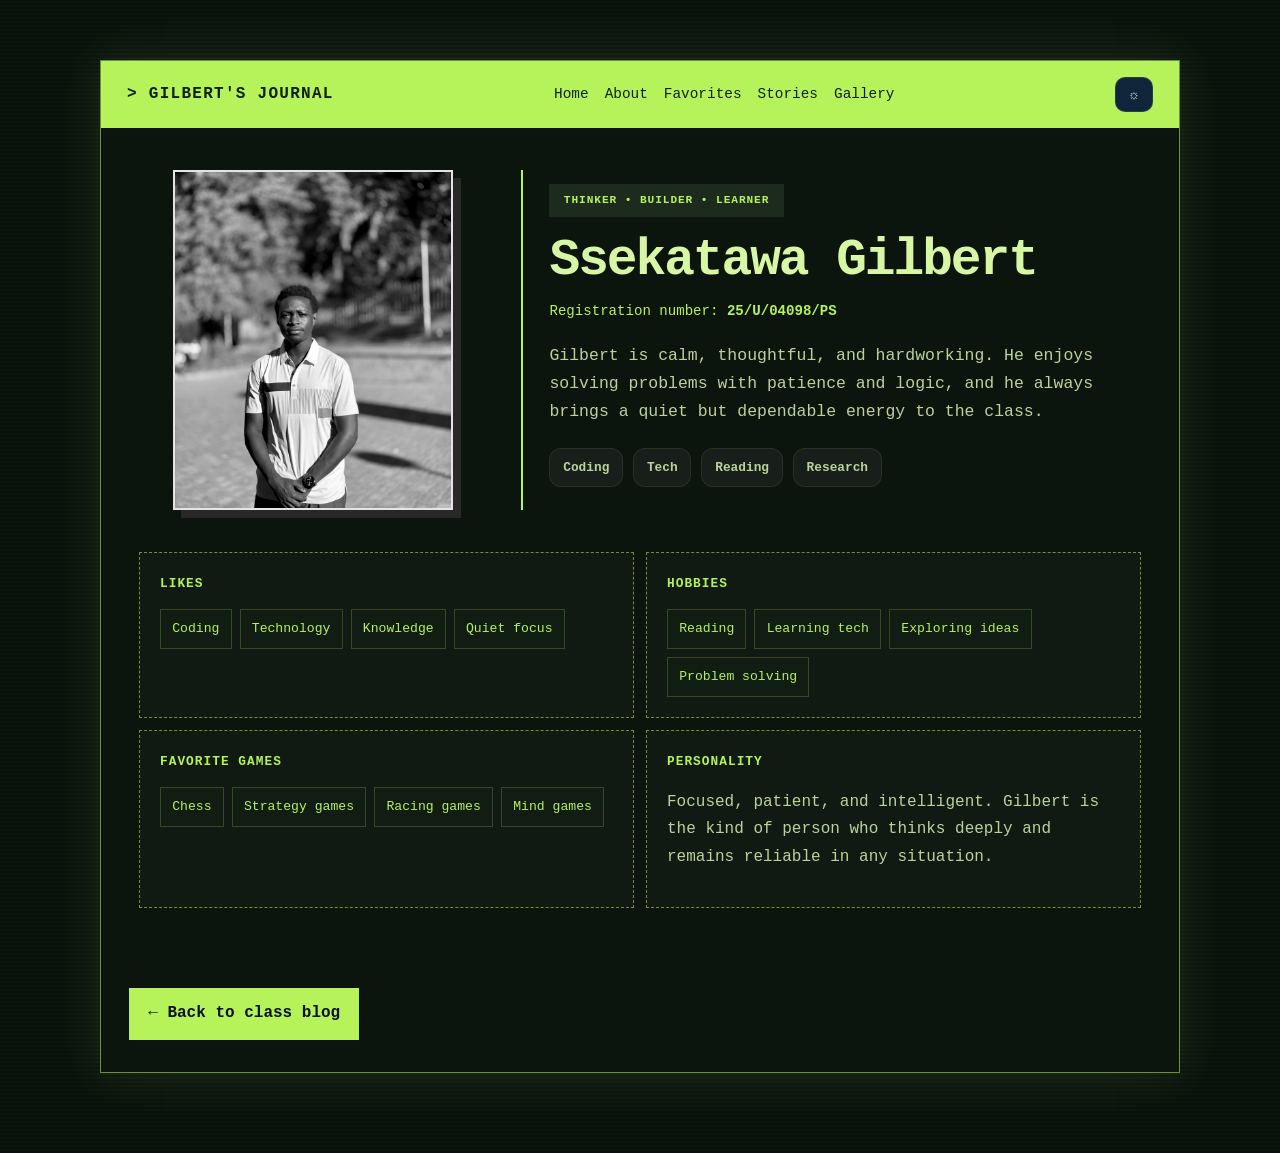
<file: sekatawa-gilbert.html>
<!DOCTYPE html>
<html lang="en">
  <head>
    <meta charset="UTF-8" />
    <meta name="viewport" content="width=device-width, initial-scale=1.0" />
    <title>Ssekatawa Gilbert</title>
    <link rel="stylesheet" href="styles.css" />
  </head>
  <body>
    <main class="member-page page-gilbert">
      <div class="page-shell">
        <div class="top-strip">
          <div class="brand-mark">Gilbert's Journal</div>
          <div class="nav-mini">
            <a href="index.html">Home</a>
            <a href="#about">About</a>
            <a href="#favorites">Favorites</a>
          </div>
        </div>

        <section class="hero-layout">
          <div class="hero-copy" id="about">
            <span class="eyebrow-tag">Thinker • Builder • Learner</span>
            <h1>Ssekatawa Gilbert</h1>
            <p class="registration-number">Registration number: <strong>25/U/04098/PS</strong></p>
            <p class="lead">
              Gilbert is calm, thoughtful, and hardworking. He enjoys solving problems with patience and logic, and he always 
              brings a quiet but dependable energy to the class.
            </p>
            <div class="badge-row">
              <span class="badge">Coding</span>
              <span class="badge">Tech</span>
              <span class="badge">Reading</span>
              <span class="badge">Research</span>
            </div>
          </div>

          <div class="profile-visual">
            <img
              class="avatar-box-large"
              src="Gilbert/gilbert.jpeg"
              alt="Sekatawa Gilbert profile photo"
            />
          </div>
        </section>

        <section class="content-grid" id="favorites">
          <article class="info-card">
            <h3>Likes</h3>
            <ul>
              <li>Coding</li>
              <li>Technology</li>
              <li>Knowledge</li>
              <li>Quiet focus</li>
            </ul>
          </article>

          <article class="info-card">
            <h3>Hobbies</h3>
            <ul>
              <li>Reading</li>
              <li>Learning tech</li>
              <li>Exploring ideas</li>
              <li>Problem solving</li>
            </ul>
          </article>

          <article class="info-card">
            <h3>Favorite games</h3>
            <ul>
              <li>Chess</li>
              <li>Strategy games</li>
              <li>Racing games</li>
              <li>Mind games</li>
            </ul>
          </article>

          <article class="info-card">
            <h3>Personality</h3>
            <p>Focused, patient, and intelligent. Gilbert is the kind of person who thinks deeply and remains reliable in any situation.</p>
          </article>
        </section>

        <div class="cta-row">
          <a class="back-link" href="index.html">← Back to class blog</a>
        </div>
      </div>
    </main>
    <script src="site.js" defer></script>
</body>
</html>
</file>
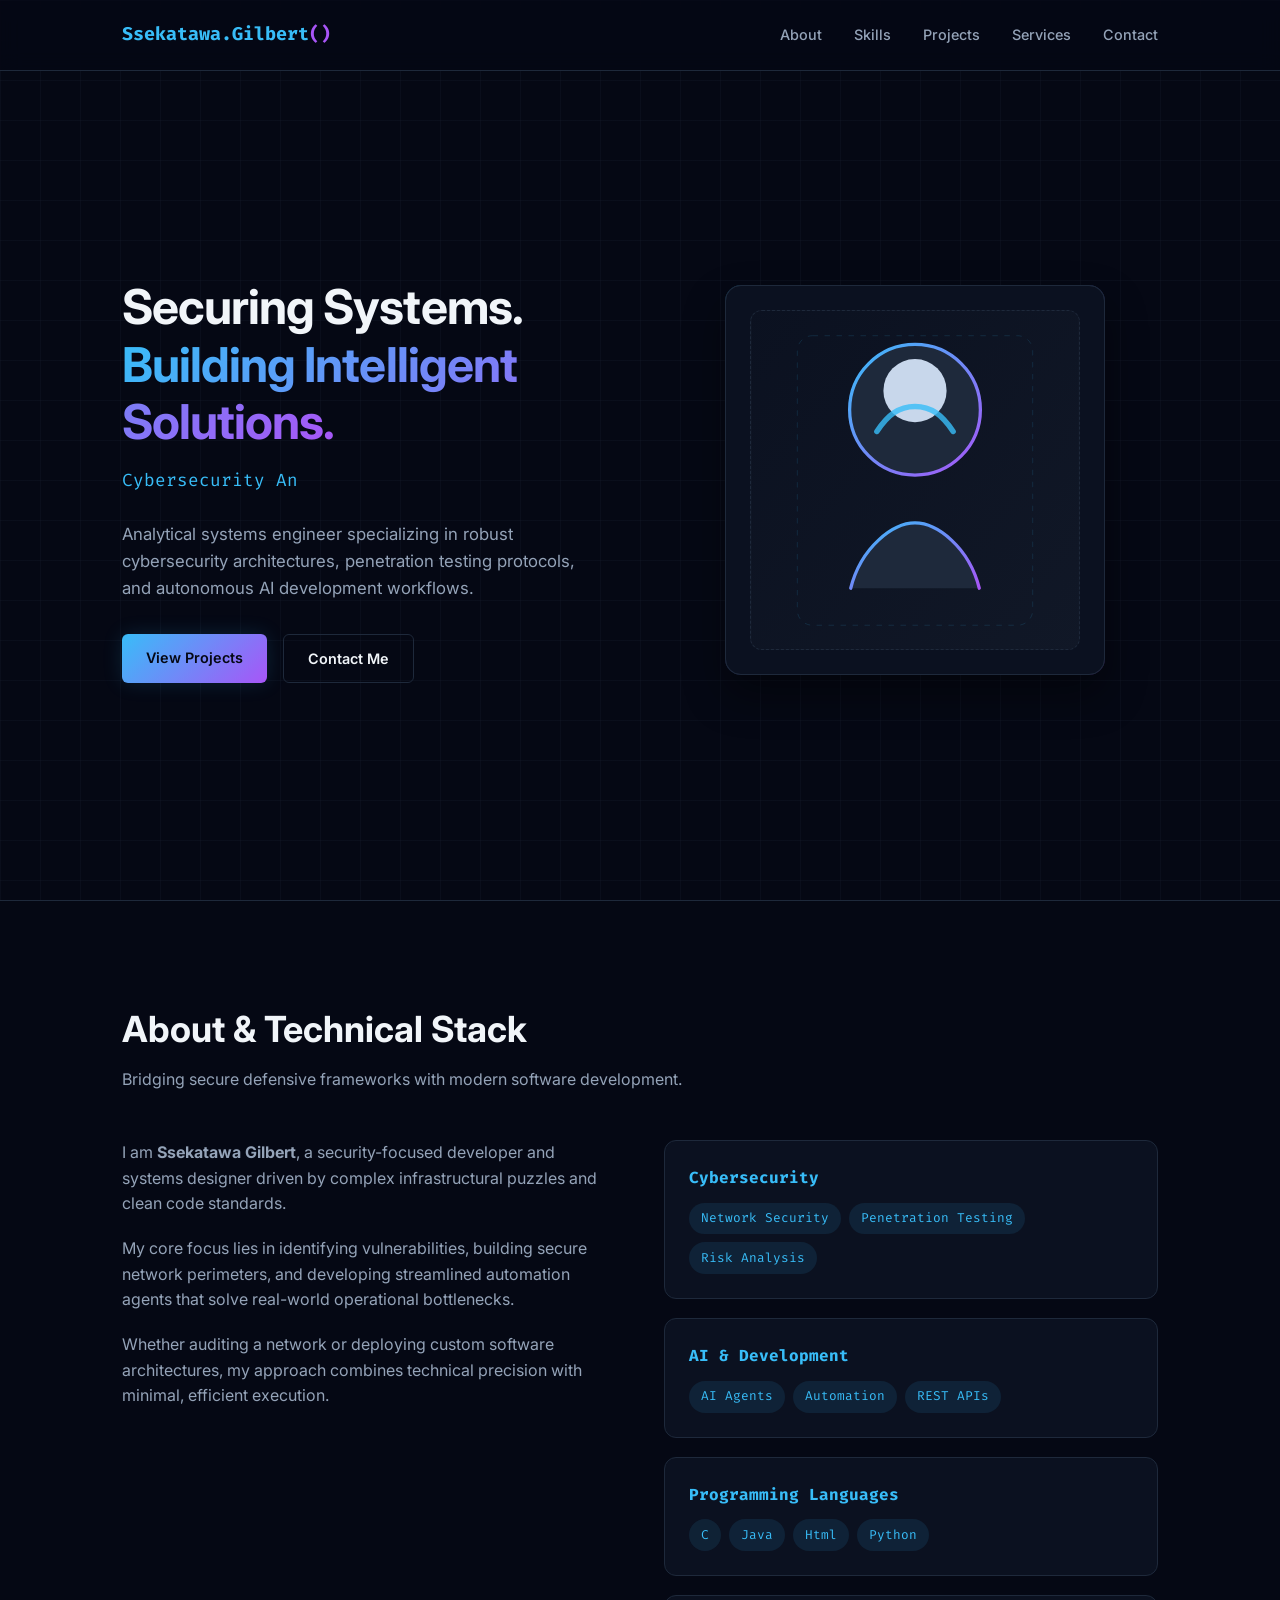
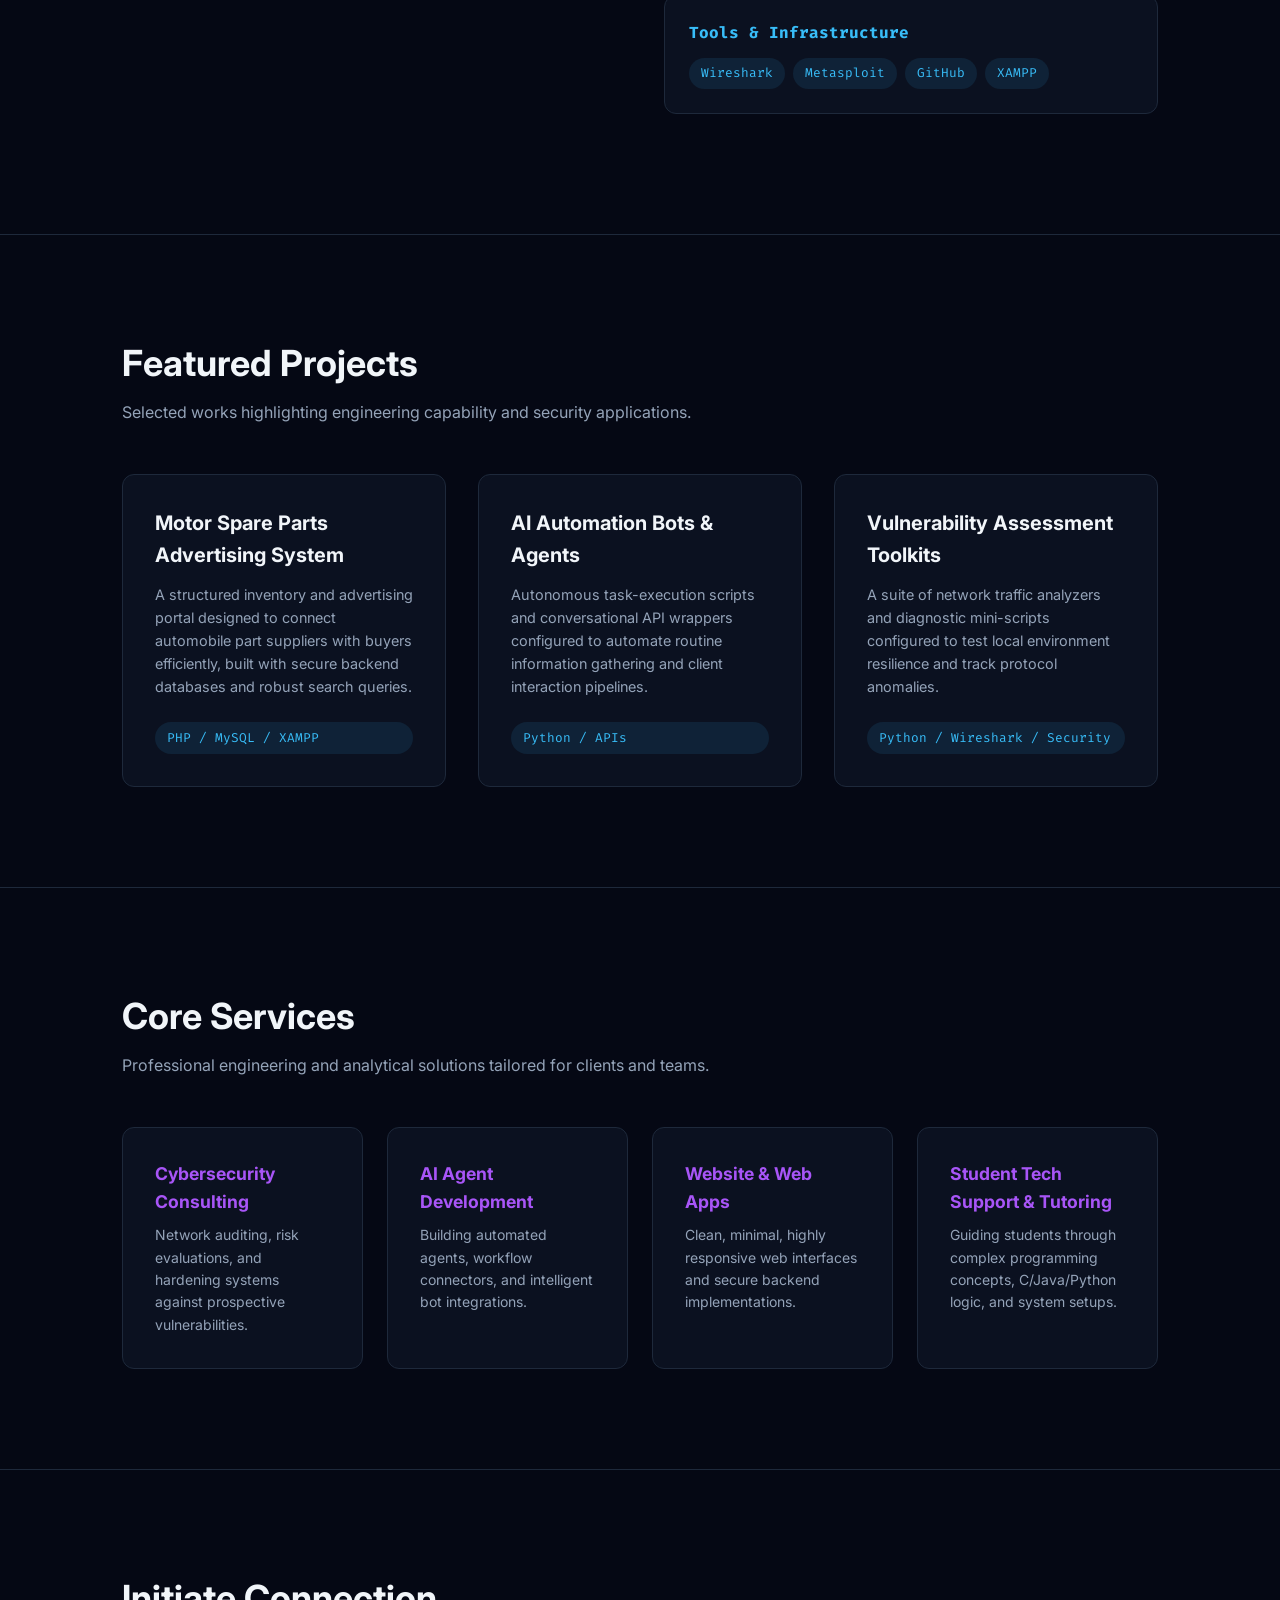
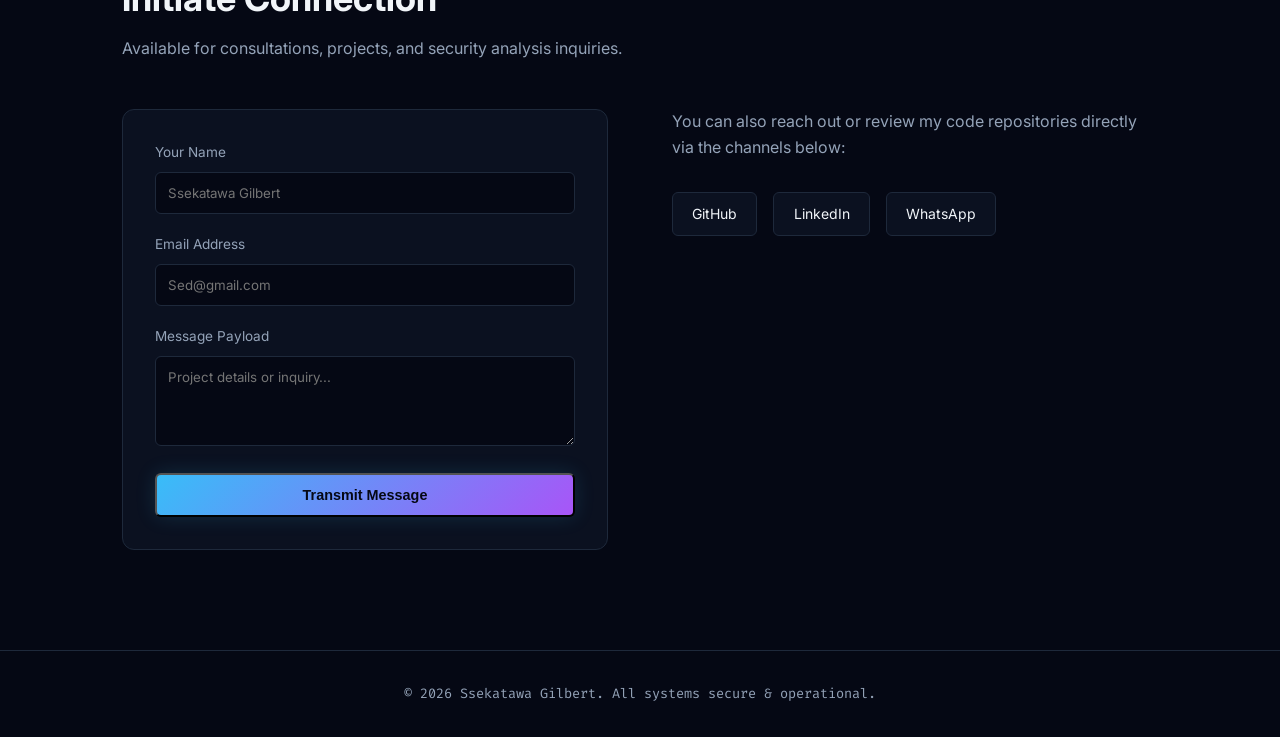
<file: Gilbert/personal blog.html>
<!DOCTYPE html>
<html lang="en" data-theme="dark">
<head>
    <meta charset="UTF-8">
    <meta name="viewport" content="width=device-width, initial-scale=1.0">
    <title>Ssekatawa Gilbert — Cybersecurity Analyst & AI Developer</title>
    <link href="https://fonts.googleapis.com/css2?family=Inter:wght@300;400;500;600;700&family=Fira+Code:wght@400;500&display=swap" rel="stylesheet">
    <style>
        /* CSS Variables: Futuristic Tech Theme */
        :root {
            --bg-color: #050814;
            --card-bg: #0b1120;
            --text-color: #f1f5f9;
            --text-muted: #94a3b8;
            --accent-blue: #38bdf8;
            --accent-purple: #a855f7;
            --border-color: #1e293b;
            --glow-shadow: 0 0 20px rgba(56, 189, 248, 0.15);
            --font-main: 'Inter', sans-serif;
            --font-code: 'Fira Code', monospace;
            --transition: all 0.3s cubic-bezier(0.4, 0, 0.2, 1);
        }

        /* Reset & Base */
        * {
            box-sizing: border-box;
            margin: 0;
            padding: 0;
            scroll-behavior: smooth;
        }

        body {
            font-family: var(--font-main);
            background-color: var(--bg-color);
            color: var(--text-color);
            line-height: 1.6;
            overflow-x: hidden;
            position: relative;
        }

        /* Subtle Cyber Grid Background */
        body::before {
            content: "";
            position: fixed;
            top: 0; left: 0; width: 100%; height: 100%;
            background-image: 
                linear-gradient(to right, rgba(30, 41, 59, 0.2) 1px, transparent 1px),
                linear-gradient(to bottom, rgba(30, 41, 59, 0.2) 1px, transparent 1px);
            background-size: 40px 40px;
            z-index: -1;
        }

        .container {
            width: 100%;
            max-width: 1100px;
            margin: 0 auto;
            padding: 0 2rem;
        }

        /* Navigation */
        header {
            position: fixed;
            top: 0; left: 0; width: 100%;
            background-color: rgba(5, 8, 20, 0.85);
            backdrop-filter: blur(10px);
            border-bottom: 1px solid var(--border-color);
            z-index: 1000;
        }

        .nav-content {
            display: flex;
            justify-content: space-between;
            align-items: center;
            height: 70px;
        }

        .logo {
            font-family: var(--font-code);
            font-weight: 700;
            font-size: 1.15rem;
            color: var(--accent-blue);
            text-decoration: none;
        }

        .logo span {
            color: var(--accent-purple);
        }

        nav ul {
            display: flex;
            list-style: none;
            gap: 2rem;
        }

        nav a {
            text-decoration: none;
            color: var(--text-muted);
            font-size: 0.9rem;
            font-weight: 500;
            transition: var(--transition);
        }

        nav a:hover {
            color: var(--accent-blue);
        }

        /* Hero Section */
        .hero {
            padding: 160px 0 100px 0;
            display: flex;
            align-items: center;
            min-height: 100vh;
        }

        .hero-grid {
            display: grid;
            grid-template-columns: 1fr 1fr;
            gap: 4rem;
            align-items: center;
        }

        .hero-text h1 {
            font-size: 3rem;
            font-weight: 700;
            line-height: 1.2;
            margin-bottom: 1rem;
            letter-spacing: -0.02em;
        }

        .hero-text h1 span {
            background: linear-gradient(135deg, var(--accent-blue), var(--accent-purple));
            -webkit-background-clip: text;
            -webkit-text-fill-color: transparent;
        }

        .typing-container {
            font-family: var(--font-code);
            font-size: 1.1rem;
            color: var(--accent-blue);
            margin-bottom: 1.5rem;
            min-height: 30px;
        }

        .hero-desc {
            color: var(--text-muted);
            font-size: 1.05rem;
            margin-bottom: 2rem;
        }

        .hero-cta {
            display: flex;
            gap: 1rem;
        }

        .btn {
            padding: 0.75rem 1.5rem;
            border-radius: 6px;
            font-weight: 600;
            font-size: 0.9rem;
            text-decoration: none;
            transition: var(--transition);
            cursor: pointer;
        }

        .btn-primary {
            background: linear-gradient(135deg, var(--accent-blue), var(--accent-purple));
            color: #050814;
            box-shadow: var(--glow-shadow);
        }

        .btn-primary:hover {
            opacity: 0.9;
            transform: translateY(-2px);
        }

        .btn-secondary {
            background-color: transparent;
            border: 1px solid var(--border-color);
            color: var(--text-color);
        }

        .btn-secondary:hover {
            border-color: var(--accent-blue);
            color: var(--accent-blue);
        }

        /* Hero Visual / Image Card Placeholder */
        .hero-image-wrapper {
            display: flex;
            justify-content: center;
        }

        .profile-card {
            width: 100%;
            max-width: 380px;
            background: var(--card-bg);
            border: 1px solid var(--border-color);
            border-radius: 16px;
            padding: 1.5rem;
            box-shadow: 0 20px 40px rgba(0,0,0,0.4);
            position: relative;
        }

        .profile-card::before {
            content: "";
            position: absolute;
            inset: -1px;
            border-radius: 16px;
            background: linear-gradient(135deg, var(--accent-blue), var(--accent-purple));
            z-index: -1;
            opacity: 0.3;
        }

        .profile-img-box {
            width: 100%;
            height: 340px;
            background: #111827;
            border-radius: 12px;
            overflow: hidden;
            border: 1px dashed var(--border-color);
            display: flex;
            align-items: center;
            justify-content: center;
            text-align: center;
            position: relative;
        }

        .profile-img-box img {
            width: 100%;
            height: 100%;
            object-fit: cover;
        }

        .placeholder-note {
            font-size: 0.8rem;
            color: var(--text-muted);
            padding: 1rem;
            font-family: var(--font-code);
        }

        /* Section Commons */
        section {
            padding: 100px 0;
            border-top: 1px solid var(--border-color);
        }

        .section-header {
            margin-bottom: 3rem;
        }

        .section-header h2 {
            font-size: 2.25rem;
            font-weight: 700;
            margin-bottom: 0.5rem;
        }

        .section-header p {
            color: var(--text-muted);
        }

        /* About & Skills */
        .grid-2 {
            display: grid;
            grid-template-columns: 1fr 1fr;
            gap: 3rem;
        }

        .about-text p {
            color: var(--text-muted);
            margin-bottom: 1.2rem;
        }

        .skills-category {
            background: var(--card-bg);
            border: 1px solid var(--border-color);
            border-radius: 12px;
            padding: 1.5rem;
            margin-bottom: 1.2rem;
        }

        .skills-category h4 {
            font-size: 1rem;
            color: var(--accent-blue);
            margin-bottom: 0.75rem;
            font-family: var(--font-code);
        }

        .skills-tags {
            display: flex;
            flex-wrap: wrap;
            gap: 0.5rem;
        }

        .tag {
            background: rgba(56, 189, 248, 0.1);
            color: var(--accent-blue);
            font-size: 0.8rem;
            padding: 0.35rem 0.75rem;
            border-radius: 20px;
            font-family: var(--font-code);
        }

        /* Projects Section */
        .projects-grid {
            display: grid;
            grid-template-columns: repeat(auto-fit, minmax(320px, 1fr));
            gap: 2rem;
        }

        .project-card {
            background: var(--card-bg);
            border: 1px solid var(--border-color);
            border-radius: 12px;
            padding: 2rem;
            transition: var(--transition);
            display: flex;
            flex-direction: column;
            justify-content: space-between;
        }

        .project-card:hover {
            border-color: var(--accent-blue);
            transform: translateY(-5px);
            box-shadow: var(--glow-shadow);
        }

        .project-card h3 {
            font-size: 1.25rem;
            margin-bottom: 0.75rem;
        }

        .project-card p {
            color: var(--text-muted);
            font-size: 0.9rem;
            margin-bottom: 1.5rem;
        }

        /* Services Grid */
        .services-grid {
            display: grid;
            grid-template-columns: repeat(auto-fit, minmax(240px, 1fr));
            gap: 1.5rem;
        }

        .service-card {
            background: var(--card-bg);
            border: 1px solid var(--border-color);
            padding: 2rem;
            border-radius: 12px;
            transition: var(--transition);
        }

        .service-card:hover {
            border-color: var(--accent-purple);
        }

        .service-card h3 {
            font-size: 1.1rem;
            margin-bottom: 0.5rem;
            color: var(--accent-purple);
        }

        .service-card p {
            color: var(--text-muted);
            font-size: 0.875rem;
        }

        /* Contact Section */
        .contact-grid {
            display: grid;
            grid-template-columns: 1fr 1fr;
            gap: 4rem;
        }

        .contact-form {
            background: var(--card-bg);
            border: 1px solid var(--border-color);
            padding: 2rem;
            border-radius: 12px;
        }

        .form-group {
            margin-bottom: 1.25rem;
        }

        .form-group label {
            display: block;
            font-size: 0.85rem;
            margin-bottom: 0.5rem;
            color: var(--text-muted);
        }

        .form-group input, .form-group textarea {
            width: 100%;
            background: var(--bg-color);
            border: 1px solid var(--border-color);
            padding: 0.75rem;
            border-radius: 6px;
            color: var(--text-color);
            font-family: var(--font-main);
            outline: none;
        }

        .form-group input:focus, .form-group textarea:focus {
            border-color: var(--accent-blue);
        }

        .social-links {
            display: flex;
            gap: 1rem;
            margin-top: 2rem;
        }

        .social-btn {
            background: var(--card-bg);
            border: 1px solid var(--border-color);
            color: var(--text-color);
            padding: 0.6rem 1.2rem;
            border-radius: 6px;
            text-decoration: none;
            font-size: 0.875rem;
            transition: var(--transition);
        }

        .social-btn:hover {
            border-color: var(--accent-blue);
            color: var(--accent-blue);
        }

        /* Footer */
        footer {
            border-top: 1px solid var(--border-color);
            padding: 2rem 0;
            text-align: center;
            color: var(--text-muted);
            font-size: 0.85rem;
            font-family: var(--font-code);
        }

        /* Responsive */
        @media (max-width: 868px) {
            .hero-grid, .grid-2, .contact-grid {
                grid-template-columns: 1fr;
                gap: 2rem;
            }
            .hero-text h1 {
                font-size: 2.25rem;
            }
            nav ul {
                display: none;
            }
        }
    </style>
</head>
<body>

    <!-- Header -->
    <header>
        <div class="container nav-content">
            <a href="#" class="logo">Ssekatawa.Gilbert<span>()</span></a>
            <nav>
                <ul>
                    <li><a href="#about">About</a></li>
                    <li><a href="#skills">Skills</a></li>
                    <li><a href="#projects">Projects</a></li>
                    <li><a href="#services">Services</a></li>
                    <li><a href="#contact">Contact</a></li>
                </ul>
            </nav>
        </div>
    </header>

    <!-- Hero Section -->
    <section class="hero">
        <div class="container hero-grid">
            <div class="hero-text">
                <h1>Securing Systems. <span>Building Intelligent Solutions.</span></h1>
                <div class="typing-container" id="typing-text"></div>
                <p class="hero-desc">Analytical systems engineer specializing in robust cybersecurity architectures, penetration testing protocols, and autonomous AI development workflows.</p>
                <div class="hero-cta">
                    <a href="#projects" class="btn btn-primary">View Projects</a>
                    <a href="#contact" class="btn btn-secondary">Contact Me</a>
                </div>
            </div>
            
            <div class="hero-image-wrapper">
                <div class="profile-card">
                   <div class="profile-img-box">
    <img src="gilbert.svg" alt="Ssekatawa Gilbert">                    
                    </div>
                </div>
            </div>
        </div>
    </section>

    <!-- About Me & Skills Section -->
    <section id="about">
        <div class="container">
            <div class="section-header">
                <h2>About & Technical Stack</h2>
                <p>Bridging secure defensive frameworks with modern software development.</p>
            </div>
            
            <div class="grid-2">
                <div class="about-text">
                    <p>I am <strong>Ssekatawa Gilbert</strong>, a security-focused developer and systems designer driven by complex infrastructural puzzles and clean code standards.</p>
                    <p>My core focus lies in identifying vulnerabilities, building secure network perimeters, and developing streamlined automation agents that solve real-world operational bottlenecks.</p>
                    <p>Whether auditing a network or deploying custom software architectures, my approach combines technical precision with minimal, efficient execution.</p>
                </div>

                <div id="skills">
                    <div class="skills-category">
                        <h4>Cybersecurity</h4>
                        <div class="skills-tags">
                            <span class="tag">Network Security</span>
                            <span class="tag">Penetration Testing</span>
                            <span class="tag">Risk Analysis</span>
                        </div>
                    </div>

                    <div class="skills-category">
                        <h4>AI & Development</h4>
                        <div class="skills-tags">
                            <span class="tag">AI Agents</span>
                            <span class="tag">Automation</span>
                            <span class="tag">REST APIs</span>
                        </div>
                    </div>

                    <div class="skills-category">
                        <h4>Programming Languages</h4>
                        <div class="skills-tags">
                            <span class="tag">C</span>
                            <span class="tag">Java</span>
                            <span class="tag">Html</span>
                            <span class="tag">Python</span>
                        </div>
                    </div>

                    <div class="skills-category">
                        <h4>Tools & Infrastructure</h4>
                        <div class="skills-tags">
                            <span class="tag">Wireshark</span>
                            <span class="tag">Metasploit</span>
                            <span class="tag">GitHub</span>
                            <span class="tag">XAMPP</span>
                        </div>
                    </div>
                </div>
            </div>
        </div>
    </section>

    <!-- Projects Section -->
    <section id="projects">
        <div class="container">
            <div class="section-header">
                <h2>Featured Projects</h2>
                <p>Selected works highlighting engineering capability and security applications.</p>
            </div>

            <div class="projects-grid">
                <div class="project-card">
                    <div>
                        <h3>Motor Spare Parts Advertising System</h3>
                        <p>A structured inventory and advertising portal designed to connect automobile part suppliers with buyers efficiently, built with secure backend databases and robust search queries.</p>
                    </div>
                    <span class="tag">PHP / MySQL / XAMPP</span>
                </div>

                <div class="project-card">
                    <div>
                        <h3>AI Automation Bots & Agents</h3>
                        <p>Autonomous task-execution scripts and conversational API wrappers configured to automate routine information gathering and client interaction pipelines.</p>
                    </div>
                    <span class="tag">Python / APIs</span>
                </div>

                <div class="project-card">
                    <div>
                        <h3>Vulnerability Assessment Toolkits</h3>
                        <p>A suite of network traffic analyzers and diagnostic mini-scripts configured to test local environment resilience and track protocol anomalies.</p>
                    </div>
                    <span class="tag">Python / Wireshark / Security</span>
                </div>
            </div>
        </div>
    </section>

    <!-- Services Section -->
    <section id="services">
        <div class="container">
            <div class="section-header">
                <h2>Core Services</h2>
                <p>Professional engineering and analytical solutions tailored for clients and teams.</p>
            </div>

            <div class="services-grid">
                <div class="service-card">
                    <h3>Cybersecurity Consulting</h3>
                    <p>Network auditing, risk evaluations, and hardening systems against prospective vulnerabilities.</p>
                </div>
                <div class="service-card">
                    <h3>AI Agent Development</h3>
                    <p>Building automated agents, workflow connectors, and intelligent bot integrations.</p>
                </div>
                <div class="service-card">
                    <h3>Website & Web Apps</h3>
                    <p>Clean, minimal, highly responsive web interfaces and secure backend implementations.</p>
                </div>
                <div class="service-card">
                    <h3>Student Tech Support & Tutoring</h3>
                    <p>Guiding students through complex programming concepts, C/Java/Python logic, and system setups.</p>
                </div>
            </div>
        </div>
    </section>

    <!-- Contact Section -->
    <section id="contact">
        <div class="container">
            <div class="section-header">
                <h2>Initiate Connection</h2>
                <p>Available for consultations, projects, and security analysis inquiries.</p>
            </div>

            <div class="contact-grid">
                <form class="contact-form" onsubmit="event.preventDefault(); alert('Transmission simulated. Thank you for reaching out!');">
                    <div class="form-group">
                        <label for="name">Your Name</label>
                        <input type="text" id="name" required placeholder="Ssekatawa Gilbert">
                    </div>
                    <div class="form-group">
                        <label for="email">Email Address</label>
                        <input type="email" id="email" required placeholder="Sed@gmail.com">
                    </div>
                    <div class="form-group">
                        <label for="message">Message Payload</label>
                        <textarea id="message" rows="4" required placeholder="Project details or inquiry..."></textarea>
                    </div>
                    <button type="submit" class="btn btn-primary" style="width: 100%;">Transmit Message</button>
                </form>

                <div>
                    <p style="color: var(--text-muted); margin-bottom: 1.5rem;">You can also reach out or review my code repositories directly via the channels below:</p>
                    <div class="social-links">
                        <a href="https://github.com" target="_blank" class="social-btn">GitHub</a>
                        <a href="https://linkedin.com" target="_blank" class="social-btn">LinkedIn</a>
                        <a href="https://whatsapp.com" target="_blank" class="social-btn">WhatsApp</a>
                    </div>
                </div>
            </div>
        </div>
    </section>

    <!-- Footer -->
    <footer>
        <div class="container">
            <p>&copy; 2026 Ssekatawa Gilbert. All systems secure & operational.</p>
        </div>
    </footer>

    <!-- Typing Effect Script -->
    <script>
        const words = ["Cybersecurity Analyst", "AI Agent Developer", "Systems Engineer"];
        let i = 0;
        let timer;

        function typingEffect() {
            let word = words[i].split("");
            var loopTyping = function() {
                if (word.length > 0) {
                    document.getElementById('typing-text').innerHTML += word.shift();
                } else {
                    setTimeout(deletingEffect, 2000);
                    return;
                }
                timer = setTimeout(loopTyping, 100);
            };
            loopTyping();
        }

        function deletingEffect() {
            let word = words[i].split("");
            var loopDeleting = function() {
                if (word.length > 0) {
                    word.pop();
                    document.getElementById('typing-text').innerHTML = word.join("");
                } else {
                    if (words.length > (i + 1)) {
                        i++;
                    } else {
                        i = 0;
                    }
                    setTimeout(typingEffect, 500);
                    return;
                }
                timer = setTimeout(loopDeleting, 50);
            };
            loopDeleting();
        }

        typingEffect();
    </script>
</body>
</html>
</file>
<file: styles.css>
:root {
  --bg: #081120;
  --panel: #111c2d;
  --panel-2: #16273d;
  --text: #edf4ff;
  --muted: #aabed9;
  --primary: #7dd3fc;
  --primary-2: #a78bfa;
  --shadow: rgba(15, 23, 42, 0.35);
  --border: rgba(148, 163, 184, 0.2);
}

* {
  box-sizing: border-box;
}

html {
  scroll-behavior: smooth;
}

body {
  margin: 0;
  font-family: Arial, Helvetica, sans-serif;
  background: linear-gradient(180deg, #05101d 0%, #0d1728 100%);
  color: var(--text);
  line-height: 1.7;
  position: relative;
}

body::before {
  content: "";
  position: fixed;
  inset: 0;
  background-image: url("home page.jpeg");
  background-repeat: no-repeat;
  background-position: center center;
  background-size: cover;
  opacity: 0.12;
  z-index: 0;
  pointer-events: none;
}

body > * {
  position: relative;
  z-index: 1;
}

img {
  max-width: 100%;
  display: block;
}

.container {
  width: min(1120px, calc(100% - 32px));
  margin: 0 auto;
}

.topbar {
  position: sticky;
  top: 0;
  z-index: 20;
  backdrop-filter: blur(12px);
  background: rgba(3, 10, 20, 0.72);
  border-bottom: 1px solid var(--border);
}

.nav-wrap {
  display: flex;
  justify-content: space-between;
  align-items: center;
  min-height: 72px;
}

.brand {
  font-size: 1.5rem;
  font-weight: 700;
  letter-spacing: 0.04em;
}

.brand span {
  color: var(--primary);
}

.main-nav {
  display: flex;
  gap: 20px;
}

.main-nav a {
  color: var(--muted);
  text-decoration: none;
  font-weight: 600;
}

.main-nav a:hover {
  color: var(--text);
}

.hero {
  padding: 90px 0 40px;
}

.hero-grid {
  display: grid;
  grid-template-columns: 1.3fr 0.7fr;
  gap: 30px;
  align-items: center;
}

.eyebrow {
  margin: 0 0 12px;
  color: var(--primary);
  text-transform: uppercase;
  letter-spacing: 0.12em;
  font-size: 0.74rem;
  font-weight: 700;
}

.hero-copy h1 {
  margin: 0;
  font-size: clamp(2.2rem, 4vw, 4rem);
  line-height: 1.1;
}

.hero-text {
  margin-top: 18px;
  max-width: 620px;
  color: var(--muted);
  font-size: 1.08rem;
}

.cta-row {
  margin-top: 28px;
}

.primary-btn {
  display: inline-block;
  background: linear-gradient(135deg, var(--primary), var(--primary-2));
  color: #05101d;
  text-decoration: none;
  padding: 0.9rem 1.5rem;
  border-radius: 999px;
  font-weight: 700;
}

.hero-panel {
  display: flex;
  flex-direction: column;
  gap: 18px;
}

.stat-card {
  background: rgba(17, 28, 45, 0.9);
  border: 1px solid var(--border);
  border-radius: 18px;
  padding: 24px;
  box-shadow: 0 18px 35px var(--shadow);
}

.stat-card.alt {
  background: rgba(22, 39, 61, 0.9);
}

.stat-card span {
  display: block;
  color: var(--muted);
  font-size: 0.9rem;
}

.stat-card strong {
  display: block;
  margin-top: 10px;
  font-size: 1.3rem;
}

.members-section, .highlights {
  padding: 36px 0 80px;
}

.section-heading h2 {
  margin: 0;
  font-size: clamp(1.9rem, 2vw, 2.8rem);
}

.member-grid {
  display: grid;
  grid-template-columns: repeat(auto-fit, minmax(220px, 1fr));
  gap: 22px;
  margin-top: 30px;
}

.member-card {
  background: rgba(17, 28, 45, 0.82);
  border: 1px solid var(--border);
  border-radius: 18px;
  padding: 22px 20px;
  transition: transform 0.2s ease, box-shadow 0.2s ease;
}

.member-card:hover {
  transform: translateY(-4px);
  box-shadow: 0 18px 25px var(--shadow);
}

.card-top {
  display: flex;
  align-items: center;
  justify-content: space-between;
  margin-bottom: 18px;
}

.dot {
  width: 12px;
  height: 12px;
  border-radius: 50%;
  background: currentColor;
  display: inline-block;
}

.meta {
  color: var(--muted);
  font-size: 0.75rem;
  text-transform: uppercase;
  letter-spacing: 0.08em;
}

.member-card h3 {
  margin: 0 0 10px;
  font-size: 1.4rem;
}

.member-card p {
  margin: 0 0 18px;
  color: var(--muted);
}

.member-card .registration-number {
  margin: -4px 0 12px;
  color: currentColor;
  font-size: 0.8rem;
  font-weight: 700;
  overflow-wrap: anywhere;
}

.member-card a {
  text-decoration: none;
  color: inherit;
  font-weight: 700;
}

.theme-mark { color: #7dd3fc; }
.theme-gilbert { color: #c084fc; }
.theme-vanessa { color: #f9a8d4; }
.theme-linda { color: #86efac; }
.theme-blessing { color: #fbbf24; }
.theme-abraham { color: #fb7185; }
.theme-helena { color: #2dd4bf; }

.feature-grid {
  display: grid;
  grid-template-columns: repeat(auto-fit, minmax(220px, 1fr));
  gap: 22px;
  margin-top: 28px;
}

.feature-box {
  padding: 24px;
  background: rgba(17, 28, 45, 0.8);
  border: 1px solid var(--border);
  border-radius: 16px;
}

.feature-box h3 {
  margin-top: 0;
  margin-bottom: 12px;
}

.feature-box p {
  margin: 0;
  color: var(--muted);
}

.site-footer {
  border-top: 1px solid var(--border);
  padding: 18px 0 30px;
  color: var(--muted);
}

.footer-wrap {
  display: flex;
  justify-content: center;
}

.profile-page {
  min-height: 100vh;
  padding: 60px 0 80px;
}

.profile-shell {
  max-width: 1000px;
  margin: 0 auto;
  background: rgba(17, 28, 45, 0.8);
  border: 1px solid var(--border);
  border-radius: 20px;
  overflow: hidden;
  box-shadow: 0 22px 50px var(--shadow);
}

.profile-banner {
  padding: 35px 32px;
  background: linear-gradient(135deg, rgba(125, 211, 252, 0.18), rgba(167, 139, 250, 0.18));
  border-bottom: 1px solid var(--border);
}

.profile-banner h1 {
  margin: 0;
  font-size: clamp(2rem, 3vw, 3rem);
}

.profile-content {
  display: grid;
  grid-template-columns: 280px 1fr;
  gap: 28px;
  padding: 30px;
}

.avatar-box {
  width: 100%;
  height: 280px;
  display: grid;
  place-items: center;
  border-radius: 20px;
  border: 1px solid var(--border);
  background: linear-gradient(135deg, rgba(15, 23, 42, 0.8), rgba(30, 41, 59, 0.7));
  font-size: 5rem;
}

.profile-details {
  display: grid;
  gap: 18px;
}

.detail-card {
  background: rgba(15, 23, 42, 0.7);
  border: 1px solid var(--border);
  border-radius: 14px;
  padding: 18px;
}

.detail-card h3 {
  margin: 0 0 10px;
  font-size: 1rem;
  text-transform: uppercase;
  letter-spacing: 0.08em;
  color: var(--muted);
}

.detail-card p, .detail-card ul {
  margin: 0;
  color: var(--text);
}

.detail-card ul {
  list-style: none;
  padding: 0;
  display: flex;
  flex-wrap: wrap;
  gap: 8px;
}

.detail-card li {
  background: rgba(148, 163, 184, 0.08);
  border: 1px solid var(--border);
  border-radius: 999px;
  padding: 0.35rem 0.75rem;
  color: var(--text);
}

.back-link {
  display: inline-block;
  margin-top: 18px;
  color: var(--primary);
  text-decoration: none;
  font-weight: 700;
}

.member-page {
  padding: 34px 20px 80px;
  min-height: 100vh;
  background: linear-gradient(180deg, var(--bg1), var(--bg2));
  color: var(--text-color);
}

.member-page .page-shell {
  max-width: 1180px;
  margin: 0 auto;
  border: 1px solid rgba(255,255,255,0.12);
  border-radius: 28px;
  background: rgba(9, 13, 22, 0.72);
  box-shadow: 0 30px 60px rgba(0,0,0,0.25);
  overflow: hidden;
}

.member-page .top-strip {
  display: flex;
  justify-content: space-between;
  align-items: center;
  padding: 20px 28px;
  background: rgba(255,255,255,0.02);
  border-bottom: 1px solid rgba(255,255,255,0.08);
}

.member-page .top-strip .brand-mark {
  font-weight: 700;
  letter-spacing: 0.08em;
  text-transform: uppercase;
  color: var(--accent);
}

.member-page .top-strip .nav-mini {
  display: flex;
  gap: 16px;
  flex-wrap: wrap;
}

.member-page .nav-mini a {
  text-decoration: none;
  color: var(--soft);
  font-size: 0.9rem;
}

.member-page .hero-layout {
  display: grid;
  grid-template-columns: 1.1fr 0.9fr;
  gap: 30px;
  padding: 42px 28px 26px;
}

.member-page .hero-copy {
  padding: 10px 4px;
}

.member-page .eyebrow-tag {
  display: inline-block;
  background: rgba(255,255,255,0.06);
  color: var(--accent);
  border: 1px solid rgba(255,255,255,0.08);
  border-radius: 999px;
  padding: 0.45rem 0.9rem;
  font-size: 0.7rem;
  letter-spacing: 0.08em;
  text-transform: uppercase;
  font-weight: 700;
}

.member-page h1 {
  margin: 16px 0 12px;
  font-size: clamp(2.3rem, 4vw, 4.2rem);
  line-height: 1.06;
  letter-spacing: -0.04em;
}

.member-page .lead {
  color: var(--soft);
  font-size: 1.03rem;
  max-width: 620px;
}

.member-page .registration-number {
  margin: 0 0 18px;
  color: var(--accent);
  font-size: 0.88rem;
  overflow-wrap: anywhere;
}

.member-page .registration-number strong {
  font-weight: 700;
}

.member-page .badge-row {
  display: flex;
  flex-wrap: wrap;
  gap: 10px;
  margin-top: 22px;
}

.member-page .badge {
  padding: 0.5rem 0.8rem;
  border-radius: 999px;
  background: rgba(255,255,255,0.05);
  border: 1px solid rgba(255,255,255,0.08);
  color: var(--soft);
  font-size: 0.8rem;
}

.member-page .profile-visual {
  display: grid;
  place-items: center;
}

.member-page .avatar-box-large {
  width: min(100%, 350px);
  height: 350px;
  border-radius: 24px;
  display: block;
  object-fit: cover;
  object-position: center;
  font-size: 6rem;
  font-weight: 700;
  background: linear-gradient(135deg, rgba(255,255,255,0.08), rgba(255,255,255,0.02));
  border: 1px solid rgba(255,255,255,0.10);
  box-shadow: inset 0 0 40px rgba(255,255,255,0.02);
  color: var(--accent);
}

.member-page.page-blessing .avatar-box-large {
  object-fit: contain;
  object-position: center top;
  background: rgba(12, 18, 28, 0.8);
}

.member-page .content-grid {
  display: grid;
  grid-template-columns: repeat(auto-fit, minmax(220px, 1fr));
  gap: 24px;
  padding: 12px 28px 30px;
}

.member-page .info-card {
  background: rgba(255,255,255,0.03);
  border-radius: 18px;
  border: 1px solid rgba(255,255,255,0.08);
  padding: 20px;
}

.member-page .info-card h3 {
  margin: 0 0 14px;
  color: var(--accent);
  text-transform: uppercase;
  letter-spacing: 0.08em;
  font-size: 0.8rem;
}

.member-page .info-card p,
.member-page .info-card li {
  color: var(--soft);
}

.member-page .info-card ul {
  list-style: none;
  margin: 0;
  padding: 0;
  display: flex;
  flex-wrap: wrap;
  gap: 8px;
}

.member-page .info-card li {
  background: rgba(255,255,255,0.04);
  border: 1px solid rgba(255,255,255,0.08);
  border-radius: 999px;
  padding: 0.5rem 0.7rem;
  font-size: 0.82rem;
}

.member-page .cta-row {
  padding: 0 28px 32px;
}

.member-page .back-link {
  display: inline-flex;
  align-items: center;
  justify-content: center;
  padding: 0.8rem 1.2rem;
  border-radius: 999px;
  text-decoration: none;
  background: var(--accent);
  color: #0b1120;
  font-weight: 700;
}

.page-mark {
  --bg1: #091827;
  --bg2: #0f172a;
  --text-color: #f3f8ff;
  --soft: #dbeafe;
  --accent: #7dd3fc;
  --page-shape: 28px;
  --hero-card: linear-gradient(135deg, rgba(125,211,252,0.18), rgba(59,130,246,0.08));
}

.page-gilbert {
  --bg1: #1e0f2e;
  --bg2: #120b1a;
  --text-color: #f6ebff;
  --soft: #f0dfff;
  --accent: #d7a8ff;
  --page-shape: 30px 18px 30px 18px;
  --hero-card: linear-gradient(135deg, rgba(216,168,255,0.32), rgba(168,85,247,0.12));
}

.page-vanessa {
  --bg1: #2b0e22;
  --bg2: #1d1b3a;
  --text-color: #fff1f9;
  --soft: #ffd8ea;
  --accent: #ff9ec9;
  --page-shape: 18px 36px 18px 36px;
  --hero-card: linear-gradient(135deg, rgba(255,158,201,0.42), rgba(236,72,153,0.12));
}

.page-linda {
  --bg1: #0a2219;
  --bg2: #10362e;
  --text-color: #ebfff4;
  --soft: #d8fbe7;
  --accent: #8ef5bc;
  --page-shape: 32px 8px 32px 8px;
  --hero-card: linear-gradient(135deg, rgba(142,245,188,0.35), rgba(16,185,129,0.09));
}

.page-blessing {
  --bg1: #221500;
  --bg2: #332200;
  --text-color: #fff9e5;
  --soft: #ffe7a1;
  --accent: #f7c948;
  --page-shape: 12px 40px 12px 40px;
  --hero-card: linear-gradient(135deg, rgba(247,201,72,0.35), rgba(245,158,11,0.12));
}

.page-abraham {
  --bg1: #2d0d18;
  --bg2: #4c1226;
  --text-color: #fff1f3;
  --soft: #ffd2db;
  --accent: #ff8aa4;
  --page-shape: 42px 14px 42px 14px;
  --hero-card: linear-gradient(135deg, rgba(255,138,164,0.43), rgba(244,63,94,0.1));
}

.page-helena {
  --bg1: #051f1d;
  --bg2: #0d312e;
  --text-color: #ecfffe;
  --soft: #d7fffb;
  --accent: #5ce7d2;
  --page-shape: 24px 24px 8px 8px;
  --hero-card: linear-gradient(135deg, rgba(92,231,210,0.35), rgba(45,212,191,0.12));
}

.page-mark .page-shell,
.page-gilbert .page-shell,
.page-vanessa .page-shell,
.page-linda .page-shell,
.page-blessing .page-shell,
.page-abraham .page-shell,
.page-helena .page-shell {
  border-radius: var(--page-shape);
}

.page-mark .top-strip,
.page-gilbert .top-strip,
.page-vanessa .top-strip,
.page-linda .top-strip,
.page-blessing .top-strip,
.page-abraham .top-strip,
.page-helena .top-strip {
  background: linear-gradient(90deg, rgba(255,255,255,0.05), rgba(255,255,255,0.02));
}

.page-mark .hero-layout,
.page-gilbert .hero-layout,
.page-vanessa .hero-layout,
.page-linda .hero-layout,
.page-blessing .hero-layout,
.page-abraham .hero-layout,
.page-helena .hero-layout {
  position: relative;
}

.page-mark .hero-layout::before,
.page-gilbert .hero-layout::before,
.page-vanessa .hero-layout::before,
.page-linda .hero-layout::before,
.page-blessing .hero-layout::before,
.page-abraham .hero-layout::before,
.page-helena .hero-layout::before {
  content: "";
  position: absolute;
  inset: 18px 18px 0 18px;
  background: var(--hero-card);
  border-radius: 22px;
  z-index: 0;
}

.page-mark .hero-copy,
.page-gilbert .hero-copy,
.page-vanessa .hero-copy,
.page-linda .hero-copy,
.page-blessing .hero-copy,
.page-abraham .hero-copy,
.page-helena .hero-copy,
.page-mark .profile-visual,
.page-gilbert .profile-visual,
.page-vanessa .profile-visual,
.page-linda .profile-visual,
.page-blessing .profile-visual,
.page-abraham .profile-visual,
.page-helena .profile-visual {
  position: relative;
  z-index: 1;
}

.page-mark .avatar-box-large,
.page-gilbert .avatar-box-large,
.page-vanessa .avatar-box-large,
.page-linda .avatar-box-large,
.page-blessing .avatar-box-large,
.page-abraham .avatar-box-large,
.page-helena .avatar-box-large {
  border-radius: 30% 70% 70% 30% / 40% 40% 60% 60%;
  backdrop-filter: blur(3px);
}

.page-mark .info-card,
.page-gilbert .info-card,
.page-vanessa .info-card,
.page-linda .info-card,
.page-blessing .info-card,
.page-abraham .info-card,
.page-helena .info-card {
  background: rgba(12, 16, 24, 0.26);
  border: 1px solid rgba(255,255,255,0.09);
  backdrop-filter: blur(2px);
}

.page-mark .badge,
.page-gilbert .badge,
.page-vanessa .badge,
.page-linda .badge,
.page-blessing .badge,
.page-abraham .badge,
.page-helena .badge {
  border-radius: 12px;
  font-weight: 600;
}

.page-gilbert .eyebrow-tag,
.page-vanessa .eyebrow-tag,
.page-linda .eyebrow-tag,
.page-blessing .eyebrow-tag,
.page-abraham .eyebrow-tag,
.page-helena .eyebrow-tag,
.page-mark .eyebrow-tag {
  border-radius: 14px;
}

.page-gilbert h1,
.page-vanessa h1,
.page-linda h1,
.page-blessing h1,
.page-abraham h1,
.page-helena h1,
.page-mark h1 {
  text-shadow: 0 10px 25px rgba(0,0,0,0.18);
}

.page-gilbert .member-page,
.page-vanessa .member-page,
.page-linda .member-page,
.page-blessing .member-page,
.page-abraham .member-page,
.page-helena .member-page {
  background-attachment: fixed;
}

@media (max-width: 760px) {
  .hero-grid, .profile-content, .member-page .hero-layout {
    grid-template-columns: 1fr;
  }

  .nav-wrap {
    flex-direction: column;
    justify-content: center;
    padding: 14px 0;
    gap: 10px;
  }

  .main-nav {
    gap: 14px;
    flex-wrap: wrap;
    justify-content: center;
  }

  .member-page .top-strip {
    flex-direction: column;
    align-items: flex-start;
    gap: 10px;
  }
}

.page-mark .page-shell {
  border-radius: 8px;
  border-top: 5px solid var(--accent);
}

.page-mark .hero-layout {
  grid-template-columns: 1.2fr 0.8fr;
  padding-top: 52px;
}

.page-mark .avatar-box-large {
  width: min(100%, 390px);
  height: 310px;
  border-radius: 8px;
  transform: rotate(2deg);
}

.page-mark .content-grid {
  grid-template-columns: repeat(4, minmax(0, 1fr));
}

.page-mark .info-card {
  border-radius: 4px;
  border-top: 3px solid var(--accent);
}

.page-gilbert .page-shell {
  max-width: 1040px;
  border-radius: 4px;
  font-family: "Courier New", monospace;
}

.page-gilbert .top-strip {
  border-bottom: 2px solid var(--accent);
}

.page-gilbert .hero-layout {
  grid-template-columns: 0.72fr 1.28fr;
  grid-template-areas: "visual copy";
}

.page-gilbert .hero-copy {
  grid-area: copy;
}

.page-gilbert .profile-visual {
  grid-area: visual;
}

.page-gilbert .avatar-box-large {
  width: min(100%, 280px);
  height: 340px;
  border-radius: 4px;
  filter: grayscale(0.25);
}

.page-gilbert .content-grid {
  grid-template-columns: repeat(2, minmax(0, 1fr));
  gap: 12px;
}

.page-gilbert .info-card {
  border-radius: 4px;
  background: rgba(0, 0, 0, 0.2);
}

.page-vanessa .page-shell {
  max-width: 1240px;
  border-radius: 2px;
  background: rgba(31, 16, 29, 0.9);
}

.page-vanessa .top-strip {
  padding: 26px 36px;
}

.page-vanessa .hero-layout {
  grid-template-columns: 0.9fr 1.1fr;
  align-items: end;
  padding: 54px 36px 40px;
}

.page-vanessa h1 {
  max-width: 580px;
  font-family: Georgia, "Times New Roman", serif;
  font-weight: 400;
  font-size: clamp(2.8rem, 5vw, 5rem);
}

.page-vanessa .avatar-box-large {
  width: 100%;
  max-width: 500px;
  height: 460px;
  border-radius: 2px 90px 2px 2px;
}

.page-vanessa .content-grid {
  grid-template-columns: repeat(2, minmax(0, 1fr));
  padding: 12px 36px 36px;
}

.page-vanessa .info-card {
  border-radius: 2px;
  border-left: 3px solid var(--accent);
}

.page-linda .page-shell {
  max-width: 940px;
  border-radius: 36px 36px 8px 8px;
  background: rgba(7, 29, 23, 0.92);
}

.page-linda .top-strip {
  padding: 24px 36px;
}

.page-linda .hero-layout {
  grid-template-columns: 0.72fr 1.28fr;
  align-items: center;
  padding: 56px 44px 38px;
}

.page-linda .avatar-box-large {
  width: min(100%, 250px);
  height: 250px;
  border-radius: 50%;
}

.page-linda .content-grid {
  grid-template-columns: repeat(2, minmax(0, 1fr));
  gap: 0 28px;
  padding: 12px 44px 36px;
}

.page-linda .info-card {
  padding: 20px 4px;
  border: 0;
  border-top: 1px solid rgba(142, 245, 188, 0.28);
  border-radius: 0;
  background: transparent;
}

.page-linda .info-card li {
  border-radius: 6px;
}

.page-blessing .page-shell {
  max-width: 1080px;
  border-radius: 50px 8px 50px 8px;
  background: rgba(39, 27, 8, 0.92);
}

.page-blessing .hero-layout {
  grid-template-columns: 1fr 0.9fr;
  align-items: center;
  padding: 50px 44px 32px;
}

.page-blessing .hero-copy {
  padding: 28px;
  border: 1px solid rgba(247, 201, 72, 0.3);
  background: rgba(247, 201, 72, 0.07);
}

.page-blessing .avatar-box-large {
  width: min(100%, 330px);
  height: 370px;
  border-radius: 48% 48% 12px 12px;
}

.page-blessing .content-grid {
  grid-template-columns: repeat(3, minmax(0, 1fr));
}

.page-blessing .info-card:last-child {
  grid-column: 1 / -1;
}

.page-blessing .info-card {
  border-radius: 12px;
  background: rgba(247, 201, 72, 0.07);
}

.page-abraham .page-shell {
  max-width: 1260px;
  border-radius: 0;
  border: 0;
  border-left: 8px solid var(--accent);
  background: rgba(39, 12, 24, 0.94);
}

.page-abraham .top-strip {
  padding-left: 36px;
  padding-right: 36px;
}

.page-abraham .hero-layout {
  grid-template-columns: 1fr 0.8fr;
  padding: 58px 44px 40px;
}

.page-abraham h1 {
  max-width: 600px;
  text-transform: uppercase;
  font-weight: 900;
}

.page-abraham .avatar-box-large {
  width: min(100%, 390px);
  height: 310px;
  border-radius: 0;
  transform: skewY(-3deg);
}

.page-abraham .content-grid {
  grid-template-columns: repeat(3, minmax(0, 1fr));
}

.page-abraham .info-card {
  border-radius: 0;
  border-bottom: 3px solid var(--accent);
  background: rgba(255, 255, 255, 0.045);
}

.page-abraham .info-card:last-child {
  grid-column: 1 / -1;
}

.page-helena .page-shell {
  max-width: 1080px;
  border: 0;
  border-radius: 0 0 80px 0;
  background: rgba(7, 32, 30, 0.9);
  box-shadow: none;
}

.page-helena .top-strip {
  border-bottom: 1px solid rgba(92, 231, 210, 0.35);
}

.page-helena .hero-layout {
  grid-template-columns: 1.15fr 0.85fr;
  padding: 60px 48px 46px;
}

.page-helena h1 {
  font-family: Georgia, "Times New Roman", serif;
  font-weight: 400;
}

.page-helena .avatar-box-large {
  width: min(100%, 310px);
  height: 370px;
  border-radius: 48% 48% 4px 4px;
}

.page-helena .content-grid {
  grid-template-columns: repeat(2, minmax(0, 1fr));
  gap: 0 36px;
  padding: 12px 48px 40px;
}

.page-helena .info-card {
  padding: 24px 0;
  border: 0;
  border-top: 1px solid rgba(92, 231, 210, 0.3);
  border-radius: 0;
  background: transparent;
}

@media (max-width: 760px) {
  .page-mark .content-grid,
  .page-gilbert .content-grid,
  .page-vanessa .content-grid,
  .page-linda .content-grid,
  .page-blessing .content-grid,
  .page-abraham .content-grid,
  .page-helena .content-grid {
    grid-template-columns: 1fr;
  }

  .page-gilbert .hero-layout {
    grid-template-columns: 1fr;
    grid-template-areas: "copy" "visual";
  }

  .page-mark .hero-layout,
  .page-vanessa .hero-layout,
  .page-linda .hero-layout,
  .page-blessing .hero-layout,
  .page-abraham .hero-layout,
  .page-helena .hero-layout {
    grid-template-columns: 1fr;
  }

  .page-linda .hero-layout,
  .page-blessing .hero-layout,
  .page-abraham .hero-layout,
  .page-helena .hero-layout {
    padding-left: 22px;
    padding-right: 22px;
  }

  .page-vanessa .hero-layout {
    padding-left: 22px;
    padding-right: 22px;
  }

  .page-vanessa .avatar-box-large {
    height: min(92vw, 460px);
  }

  .page-blessing .info-card:last-child,
  .page-abraham .info-card:last-child {
    grid-column: auto;
  }
}

.member-page .hero-layout::before {
  display: none;
}

.page-mark {
  --bg1: #f0eee7;
  --bg2: #d9e3e5;
  --text-color: #132d3a;
  --soft: #425968;
  --accent: #e44f24;
  font-family: "Trebuchet MS", sans-serif;
  background-image: linear-gradient(135deg, #f8f6ef 0%, #d7e1e2 100%);
}

.page-mark .page-shell {
  max-width: 1320px;
  border: 0;
  border-top: 12px solid #e44f24;
  border-radius: 0;
  background: #fffefa;
  box-shadow: 0 24px 70px rgba(19, 45, 58, 0.16);
}

.page-mark .top-strip {
  padding: 18px 38px;
  background: #132d3a;
  border: 0;
}

.page-mark .top-strip .brand-mark,
.page-mark .nav-mini a {
  color: #fffefa;
}

.page-mark .hero-layout {
  min-height: 440px;
  grid-template-columns: 1fr 0.82fr;
  padding: 56px 54px 40px;
}

.page-mark .hero-copy {
  align-self: center;
}

.page-mark .eyebrow-tag {
  background: #e44f24;
  color: white;
  border: 0;
  border-radius: 0;
}

.page-mark h1 {
  max-width: 620px;
  color: #132d3a;
  font-size: clamp(3rem, 6vw, 6rem);
  line-height: 0.95;
  text-transform: uppercase;
}

.page-mark .lead,
.page-mark .registration-number {
  color: #425968;
}

.page-mark .avatar-box-large {
  width: 100%;
  max-width: 440px;
  height: 330px;
  border: 8px solid #132d3a;
  border-radius: 0;
  object-position: center;
  box-shadow: 16px 16px 0 #e44f24;
  transform: none;
}

.page-mark .content-grid {
  padding: 24px 54px 42px;
}

.page-mark .info-card {
  border: 0;
  border-top: 4px solid #e44f24;
  border-radius: 0;
  background: #f0eee7;
}

.page-mark .info-card h3,
.page-mark .info-card p,
.page-mark .info-card li {
  color: #132d3a;
}

.page-mark .info-card li {
  border-color: #cbd4d2;
  background: #fffefa;
  border-radius: 2px;
}

.page-mark .back-link {
  background: #132d3a;
  color: #fffefa;
}

.page-gilbert {
  --bg1: #101914;
  --bg2: #050906;
  --text-color: #d7f7a5;
  --soft: #bbd39b;
  --accent: #b6f35b;
  font-family: "Courier New", monospace;
  background-image: repeating-linear-gradient(0deg, #08100b 0, #08100b 2px, #0d1710 2px, #0d1710 4px);
}

.page-gilbert .page-shell {
  max-width: 1080px;
  margin-top: 26px;
  border: 1px solid #6b913b;
  border-radius: 0;
  background: #0c140e;
  box-shadow: 0 0 42px rgba(182, 243, 91, 0.12);
}

.page-gilbert .top-strip {
  padding: 16px 26px;
  background: #b6f35b;
  border: 0;
}

.page-gilbert .top-strip .brand-mark,
.page-gilbert .nav-mini a {
  color: #10200b;
}

.page-gilbert .top-strip .brand-mark::before {
  content: "> ";
}

.page-gilbert .hero-layout {
  grid-template-columns: 0.72fr 1.28fr;
  grid-template-areas: "visual copy";
  gap: 34px;
  padding: 42px 38px 28px;
}

.page-gilbert .hero-copy {
  border-left: 2px solid #b6f35b;
  padding: 14px 0 14px 26px;
}

.page-gilbert .eyebrow-tag {
  border: 0;
  border-radius: 0;
  background: #1c2b1d;
  color: #b6f35b;
}

.page-gilbert h1 {
  color: #d7f7a5;
  font-size: clamp(2.2rem, 4vw, 4rem);
  text-shadow: none;
}

.page-gilbert .registration-number {
  color: #b6f35b;
}

.page-gilbert .avatar-box-large {
  border: 2px solid #b6f35b;
  border-radius: 0;
  filter: grayscale(1) contrast(1.1);
  box-shadow: 8px 8px 0 #26351d;
}

.page-gilbert .content-grid {
  padding: 14px 38px 34px;
}

.page-gilbert .info-card {
  border: 1px dashed #6b913b;
  border-radius: 0;
  background: #101a12;
}

.page-gilbert .info-card h3,
.page-gilbert .info-card li {
  color: #b6f35b;
}

.page-gilbert .info-card li {
  border: 1px solid #334b25;
  border-radius: 0;
  background: #111d13;
}

.page-gilbert .back-link {
  border-radius: 0;
  background: #b6f35b;
}

.page-vanessa {
  --bg1: #f5e9df;
  --bg2: #ead8d0;
  --text-color: #38252d;
  --soft: #67515b;
  --accent: #bd4f71;
  font-family: Georgia, "Times New Roman", serif;
  background-image: linear-gradient(150deg, #f7eee7, #dfc8c0);
}

.page-vanessa .page-shell {
  max-width: 1280px;
  border: 0;
  border-radius: 0;
  background: #fffaf5;
  box-shadow: 0 25px 70px rgba(78, 42, 57, 0.16);
}

.page-vanessa .top-strip {
  min-height: 92px;
  padding: 24px 54px;
  border: 0;
  border-bottom: 1px solid #dbc9c1;
  background: #fffaf5;
}

.page-vanessa .top-strip .brand-mark,
.page-vanessa .nav-mini a {
  color: #38252d;
}

.page-vanessa .hero-layout {
  grid-template-columns: 0.84fr 1.16fr;
  gap: 48px;
  padding: 58px 54px 48px;
}

.page-vanessa .hero-copy {
  align-self: center;
}

.page-vanessa .eyebrow-tag {
  padding-left: 0;
  border: 0;
  border-radius: 0;
  background: transparent;
  color: #bd4f71;
}

.page-vanessa h1 {
  color: #38252d;
  font-size: clamp(3rem, 5vw, 5.2rem);
  line-height: 0.98;
  text-shadow: none;
}

.page-vanessa .lead,
.page-vanessa .registration-number,
.page-vanessa .info-card p,
.page-vanessa .info-card li {
  color: #67515b;
}

.page-vanessa .badge {
  border-color: #e5c7ce;
  border-radius: 0;
  background: #f6e8e8;
  color: #754356;
}

.page-vanessa .avatar-box-large {
  max-width: 560px;
  height: 480px;
  border: 0;
  border-radius: 48% 48% 3px 3px;
  box-shadow: 20px 20px 0 #ead5d3;
}

.page-vanessa .content-grid {
  gap: 0 44px;
  padding: 20px 54px 44px;
}

.page-vanessa .info-card {
  padding: 24px 0;
  border: 0;
  border-top: 1px solid #dbc9c1;
  border-radius: 0;
  background: transparent;
}

.page-vanessa .info-card h3 {
  color: #bd4f71;
}

.page-vanessa .info-card li {
  border: 0;
  border-bottom: 1px solid #eadbd5;
  border-radius: 0;
  background: transparent;
}

.page-vanessa .back-link {
  border-radius: 0;
  background: #38252d;
  color: #fffaf5;
}

.page-linda {
  --bg1: #e9eee7;
  --bg2: #dce5dc;
  --text-color: #283b31;
  --soft: #53685b;
  --accent: #52775d;
  font-family: "Palatino Linotype", "Book Antiqua", serif;
  background-image: linear-gradient(180deg, #eef2ea, #dce5dc);
}

.page-linda .page-shell {
  max-width: 980px;
  margin: 30px auto;
  border: 1px solid #c5d2c4;
  border-radius: 22px 22px 6px 6px;
  background: #f8faf5;
  box-shadow: 0 18px 55px rgba(40, 59, 49, 0.11);
}

.page-linda .top-strip {
  padding: 24px 42px;
  border-color: #d7e0d4;
  background: #f8faf5;
}

.page-linda .top-strip .brand-mark,
.page-linda .nav-mini a {
  color: #365341;
}

.page-linda .hero-layout {
  grid-template-columns: 0.72fr 1.28fr;
  padding: 52px 54px 38px;
}

.page-linda .hero-copy {
  grid-column: 2;
  grid-row: 1;
}

.page-linda .profile-visual {
  grid-column: 1;
  grid-row: 1;
}

.page-linda .eyebrow-tag {
  border-color: #d7e0d4;
  border-radius: 3px;
  background: #e9eee7;
  color: #52775d;
}

.page-linda h1 {
  color: #283b31;
  font-size: clamp(2.6rem, 4vw, 4.1rem);
  font-weight: 400;
  text-shadow: none;
}

.page-linda .lead,
.page-linda .registration-number,
.page-linda .info-card p,
.page-linda .info-card li {
  color: #53685b;
}

.page-linda .avatar-box-large {
  width: min(100%, 240px);
  height: 240px;
  border: 7px solid #fff;
  border-radius: 50%;
  box-shadow: 0 0 0 1px #b8cbb8, 0 12px 28px rgba(40, 59, 49, 0.14);
}

.page-linda .content-grid {
  padding: 12px 54px 42px;
}

.page-linda .info-card {
  padding: 22px 18px;
  border: 1px solid #dce5dc;
  border-radius: 4px;
  background: #fff;
}

.page-linda .info-card h3 {
  color: #52775d;
}

.page-linda .info-card li {
  border-color: #dce5dc;
  border-radius: 3px;
  background: #f1f5ee;
}

.page-linda .back-link {
  border-radius: 3px;
  background: #52775d;
  color: white;
}

.page-blessing {
  --bg1: #fcce45;
  --bg2: #f48337;
  --text-color: #351b16;
  --soft: #5b3324;
  --accent: #e34128;
  font-family: "Trebuchet MS", sans-serif;
  background-image: repeating-linear-gradient(135deg, #ffc943 0, #ffc943 22px, #f7b33d 22px, #f7b33d 44px);
}

.page-blessing .page-shell {
  max-width: 1160px;
  border: 6px solid #351b16;
  border-radius: 0;
  background: #fff2ca;
  box-shadow: 12px 12px 0 #e34128;
}

.page-blessing .top-strip {
  padding: 20px 34px;
  border: 0;
  background: #e34128;
}

.page-blessing .top-strip .brand-mark,
.page-blessing .nav-mini a {
  color: #fff2ca;
}

.page-blessing .hero-layout {
  grid-template-columns: 1fr 0.85fr;
  padding: 40px 42px 30px;
}

.page-blessing .hero-copy {
  align-self: center;
  padding: 10px 24px 10px 0;
  border: 0;
  background: transparent;
}

.page-blessing .eyebrow-tag {
  border: 0;
  border-radius: 0;
  background: #351b16;
  color: #fcce45;
}

.page-blessing h1 {
  color: #351b16;
  font-size: clamp(3rem, 5.7vw, 5.8rem);
  line-height: 0.92;
  text-transform: uppercase;
  text-shadow: 4px 4px 0 #fcce45;
}

.page-blessing .lead,
.page-blessing .registration-number,
.page-blessing .info-card p,
.page-blessing .info-card li {
  color: #5b3324;
}

.page-blessing .avatar-box-large {
  width: min(100%, 340px);
  height: 370px;
  border: 5px solid #351b16;
  border-radius: 0;
  box-shadow: 10px 10px 0 #fcce45;
}

.page-blessing .badge {
  border: 2px solid #351b16;
  border-radius: 0;
  background: #fcce45;
  color: #351b16;
  font-weight: 700;
}

.page-blessing .content-grid {
  padding: 12px 42px 38px;
}

.page-blessing .info-card {
  border: 2px solid #351b16;
  border-radius: 0;
  background: #fff9e8;
}

.page-blessing .info-card h3 {
  color: #e34128;
}

.page-blessing .info-card li {
  border: 0;
  border-radius: 0;
  background: #ffe4a0;
}

.page-blessing .back-link {
  border: 2px solid #351b16;
  border-radius: 0;
  background: #351b16;
  color: #fcce45;
}

.page-abraham {
  --bg1: #e8edf2;
  --bg2: #cbd6e0;
  --text-color: #14283b;
  --soft: #40596e;
  --accent: #d53b36;
  font-family: "Arial Narrow", "Trebuchet MS", sans-serif;
  background-image: linear-gradient(120deg, #f0f3f5 0 48%, #d8e1e8 48% 100%);
}

.page-abraham .page-shell {
  max-width: 1320px;
  border: 0;
  border-left: 14px solid #d53b36;
  border-radius: 0;
  background: #fff;
  box-shadow: 0 24px 55px rgba(20, 40, 59, 0.18);
}

.page-abraham .top-strip {
  padding: 18px 38px;
  border: 0;
  background: #14283b;
}

.page-abraham .top-strip .brand-mark,
.page-abraham .nav-mini a {
  color: white;
}

.page-abraham .hero-layout {
  grid-template-columns: 1.05fr 0.95fr;
  gap: 22px;
  padding: 54px 52px 38px;
}

.page-abraham .hero-copy {
  align-self: center;
  padding: 26px;
  border-left: 5px solid #d53b36;
  background: #f0f3f5;
}

.page-abraham .eyebrow-tag {
  border: 0;
  border-radius: 0;
  background: #14283b;
  color: white;
}

.page-abraham h1 {
  color: #14283b;
  font-size: clamp(2.8rem, 5vw, 5.2rem);
  line-height: 0.96;
  text-shadow: none;
}

.page-abraham .lead,
.page-abraham .registration-number,
.page-abraham .info-card p,
.page-abraham .info-card li {
  color: #40596e;
}

.page-abraham .avatar-box-large {
  width: 100%;
  max-width: 440px;
  height: 340px;
  border: 8px solid #14283b;
  border-radius: 0;
  box-shadow: 14px 14px 0 #d53b36;
  transform: none;
}

.page-abraham .content-grid {
  padding: 12px 52px 42px;
}

.page-abraham .info-card {
  border: 0;
  border-radius: 0;
  border-bottom: 4px solid #d53b36;
  background: #eef2f5;
}

.page-abraham .info-card h3 {
  color: #14283b;
}

.page-abraham .info-card li {
  border: 0;
  border-radius: 0;
  background: #dce5eb;
}

.page-abraham .back-link {
  border-radius: 0;
  background: #14283b;
  color: white;
}

.page-helena {
  --bg1: #e8e2d5;
  --bg2: #d1d9cf;
  --text-color: #253b35;
  --soft: #586d62;
  --accent: #456f62;
  font-family: "Palatino Linotype", "Book Antiqua", serif;
  background-image: radial-gradient(ellipse at 50% 0, #f7f4ed 0, #e1e5d9 70%);
}

.page-helena .page-shell {
  max-width: 1060px;
  margin: 28px auto;
  padding: 14px;
  border: 1px solid #9cad9d;
  border-radius: 0;
  background: #f8f6ef;
  box-shadow: 0 18px 55px rgba(37, 59, 53, 0.12);
}

.page-helena .top-strip {
  padding: 20px 28px;
  border: 0;
  border-bottom: 1px solid #c8d1c5;
  background: transparent;
}

.page-helena .top-strip .brand-mark,
.page-helena .nav-mini a {
  color: #456f62;
}

.page-helena .hero-layout {
  grid-template-columns: 1.15fr 0.85fr;
  gap: 32px;
  padding: 48px 34px 36px;
  background: #edf0e7;
}

.page-helena .hero-copy {
  align-self: center;
  padding: 10px 8px;
}

.page-helena .eyebrow-tag {
  border: 0;
  border-bottom: 1px solid #9cad9d;
  border-radius: 0;
  background: transparent;
  color: #456f62;
}

.page-helena h1 {
  color: #253b35;
  font-size: clamp(2.7rem, 4.5vw, 4.5rem);
  text-shadow: none;
}

.page-helena .lead,
.page-helena .registration-number,
.page-helena .info-card p,
.page-helena .info-card li {
  color: #586d62;
}

.page-helena .avatar-box-large {
  width: min(100%, 330px);
  height: 390px;
  border: 1px solid #456f62;
  border-radius: 48% 48% 2px 2px;
  outline: 1px solid #456f62;
  outline-offset: 7px;
  box-shadow: none;
}

.page-helena .content-grid {
  gap: 0 34px;
  padding: 18px 34px 32px;
}

.page-helena .info-card {
  border: 0;
  border-bottom: 1px solid #c8d1c5;
  border-radius: 0;
  background: transparent;
}

.page-helena .info-card h3 {
  color: #456f62;
}

.page-helena .info-card li {
  border: 0;
  border-radius: 0;
  background: #edf0e7;
}

.page-helena .back-link {
  border: 1px solid #456f62;
  border-radius: 0;
  background: transparent;
  color: #456f62;
}

@media (max-width: 760px) {
  .page-mark .top-strip,
  .page-vanessa .top-strip,
  .page-abraham .top-strip,
  .page-helena .top-strip {
    padding-left: 22px;
    padding-right: 22px;
  }

  .page-mark .hero-layout,
  .page-mark .content-grid,
  .page-gilbert .hero-layout,
  .page-gilbert .content-grid,
  .page-vanessa .hero-layout,
  .page-vanessa .content-grid,
  .page-linda .hero-layout,
  .page-linda .content-grid,
  .page-blessing .hero-layout,
  .page-blessing .content-grid,
  .page-abraham .hero-layout,
  .page-abraham .content-grid,
  .page-helena .hero-layout,
  .page-helena .content-grid {
    grid-template-columns: 1fr;
  }

  .page-gilbert .hero-layout {
    grid-template-areas: "copy" "visual";
  }

  .page-mark .hero-layout,
  .page-mark .content-grid,
  .page-vanessa .hero-layout,
  .page-vanessa .content-grid,
  .page-linda .hero-layout,
  .page-linda .content-grid,
  .page-blessing .hero-layout,
  .page-blessing .content-grid,
  .page-abraham .hero-layout,
  .page-abraham .content-grid,
  .page-helena .hero-layout,
  .page-helena .content-grid {
    padding-left: 22px;
    padding-right: 22px;
  }

  .page-linda .hero-copy,
  .page-linda .profile-visual {
    grid-column: auto;
    grid-row: auto;
  }

  .page-mark .avatar-box-large,
  .page-vanessa .avatar-box-large,
  .page-blessing .avatar-box-large,
  .page-abraham .avatar-box-large,
  .page-helena .avatar-box-large {
    height: min(88vw, 390px);
  }

  .page-mark .info-card:last-child,
  .page-blessing .info-card:last-child,
  .page-abraham .info-card:last-child {
    grid-column: auto;
  }

  .page-helena .page-shell,
  .page-linda .page-shell {
    margin: 10px auto;
  }
}

.page-abraham {
  --bg1: #10251e;
  --bg2: #1c3529;
  --text-color: #f3edda;
  --soft: #d3ddc9;
  --accent: #c5a15b;
  font-family: "Palatino Linotype", "Book Antiqua", serif;
  background-image: linear-gradient(145deg, #10251e, #273e30);
}

.page-abraham .page-shell {
  max-width: 1100px;
  margin: 30px auto;
  border: 1px solid rgba(197, 161, 91, 0.48);
  border-radius: 18px 3px 18px 3px;
  background: #10251e;
  box-shadow: 0 28px 70px rgba(0, 0, 0, 0.28);
}

.page-abraham .top-strip {
  padding: 22px 38px;
  border-bottom: 1px solid rgba(197, 161, 91, 0.32);
  background: #10251e;
}

.page-abraham .top-strip .brand-mark,
.page-abraham .nav-mini a {
  color: #e6d5aa;
}

.page-abraham .hero-layout {
  grid-template-columns: 0.78fr 1.22fr;
  grid-template-areas: "visual copy";
  gap: 48px;
  padding: 56px 52px 44px;
}

.page-abraham .profile-visual {
  grid-area: visual;
}

.page-abraham .hero-copy {
  grid-area: copy;
  align-self: center;
  padding: 0;
  border: 0;
  background: transparent;
}

.page-abraham .eyebrow-tag {
  padding: 0;
  border: 0;
  border-radius: 0;
  background: transparent;
  color: #c5a15b;
}

.page-abraham h1 {
  max-width: 560px;
  color: #f3edda;
  font-size: clamp(2.8rem, 5vw, 4.7rem);
  font-weight: 400;
  line-height: 1.03;
  text-transform: none;
}

.page-abraham .lead,
.page-abraham .registration-number {
  color: #d3ddc9;
}

.page-abraham .registration-number {
  padding-bottom: 14px;
  border-bottom: 1px solid rgba(197, 161, 91, 0.32);
}

.page-abraham .avatar-box-large {
  width: min(100%, 300px);
  height: 390px;
  border: 1px solid #c5a15b;
  border-radius: 48% 48% 3px 3px;
  outline: 1px solid rgba(197, 161, 91, 0.65);
  outline-offset: 7px;
  box-shadow: none;
}

.page-abraham .badge {
  border: 1px solid rgba(197, 161, 91, 0.48);
  border-radius: 2px 12px 2px 12px;
  background: rgba(197, 161, 91, 0.08);
  color: #e6d5aa;
}

.page-abraham .content-grid {
  grid-template-columns: repeat(2, minmax(0, 1fr));
  gap: 16px;
  padding: 10px 52px 40px;
}

.page-abraham .info-card,
.page-abraham .info-card:last-child {
  grid-column: auto;
  padding: 22px;
  border: 1px solid rgba(197, 161, 91, 0.26);
  border-radius: 2px 14px 2px 14px;
  background: #193329;
}

.page-abraham .info-card h3 {
  color: #c5a15b;
}

.page-abraham .info-card p,
.page-abraham .info-card li {
  color: #d3ddc9;
}

.page-abraham .info-card li {
  border: 0;
  border-radius: 0;
  background: transparent;
  padding-left: 0;
}

.page-abraham .back-link {
  border-radius: 2px 12px 2px 12px;
  background: #c5a15b;
  color: #10251e;
}

@media (max-width: 760px) {
  .page-abraham .page-shell {
    margin: 10px auto;
  }

  .page-abraham .hero-layout {
    grid-template-columns: 1fr;
    grid-template-areas: "visual" "copy";
    gap: 30px;
    padding: 38px 28px 30px;
  }

  .page-abraham .content-grid {
    grid-template-columns: 1fr;
    padding: 10px 22px 32px;
  }

  .page-abraham .avatar-box-large {
    height: min(88vw, 390px);
  }
}

/* ClassBlog full upgrade */
:root{--navy:#071321;--panel:#10243a;--cyan:#73e1ed;--blue:#8eb5ff;--white:#edf6ff;--muted:#9db1c8;--line:rgba(163,190,219,.16)}
body{font-family:Arial,Helvetica,sans-serif;background:var(--navy);color:var(--white)}
.new-header{position:sticky;top:0;z-index:30;background:rgba(5,15,27,.94);backdrop-filter:blur(16px);border-bottom:1px solid var(--line)}
.header-inner{display:flex;align-items:center;justify-content:space-between;min-height:72px;gap:20px}
.new-brand{font-size:1.2rem;font-weight:800;color:var(--white);text-decoration:none}.new-brand b{display:inline-grid;place-items:center;width:34px;height:34px;margin-right:8px;border-radius:10px;background:linear-gradient(120deg,var(--cyan),var(--blue));color:#061522}.new-brand span{color:var(--cyan)}
.new-nav{display:flex;gap:25px}.new-nav a{color:var(--muted);text-decoration:none;font-weight:600}.new-nav a:hover{color:var(--cyan)}
.theme-toggle,.menu-toggle{border:1px solid var(--line);background:var(--panel);color:var(--white);border-radius:10px;padding:9px 12px;cursor:pointer}.menu-toggle{display:none}
.new-hero{padding:90px 0;background:radial-gradient(ellipse at 80% 10%,rgba(42,140,180,.18),transparent 40%)}
.hero-grid{display:grid;grid-template-columns:1.2fr .8fr;gap:50px;align-items:center}.eyebrow{color:var(--cyan);letter-spacing:.15em;font-weight:800;font-size:.72rem}
.new-hero h1{font-size:clamp(3rem,6vw,5.2rem);line-height:1.05;letter-spacing:-.06em;margin:20px 0}.new-hero h1 span{color:var(--cyan)}.new-hero p,.section-title p,.feature-grid p,.stories-banner p{color:var(--muted);line-height:1.8;max-width:600px}
.primary-button,.secondary-button{display:inline-block;padding:13px 18px;border-radius:11px;text-decoration:none;font-weight:700;margin:16px 10px 0 0}.primary-button{background:linear-gradient(120deg,var(--cyan),var(--blue));color:#061522}.secondary-button{border:1px solid var(--line);color:var(--white)}
.hero-panel{padding:30px;border:1px solid rgba(115,225,237,.22);border-radius:24px;background:linear-gradient(145deg,#14314a,#0a1a2b);box-shadow:0 25px 60px #0004}.hero-panel small{color:var(--cyan);letter-spacing:.12em}.hero-panel h2{font-size:2.8rem;line-height:1.1;margin:35px 0}.stat-row{display:flex;justify-content:space-between;gap:12px;border-top:1px solid var(--line);padding-top:20px;color:var(--muted);font-size:.8rem}.stat-row b{display:block;color:var(--cyan);font-size:1.3rem}
.section{padding-top:75px;padding-bottom:75px}.section-title h2{font-size:clamp(2rem,4vw,3rem);margin:12px 0 6px}.search-row{display:flex;justify-content:space-between;align-items:center;gap:12px;margin:30px 0 18px;color:var(--muted);font-size:.85rem}.search-row input{width:min(470px,100%);padding:13px 15px;border:1px solid var(--line);border-radius:10px;background:var(--panel);color:var(--white);font:inherit}
.member-grid{display:grid;grid-template-columns:repeat(3,minmax(0,1fr));gap:20px}.member-card{padding:0;overflow:hidden;border:1px solid var(--line);border-radius:17px;background:linear-gradient(150deg,#10243a,#0a192b);transition:transform .2s,border-color .2s}.member-card:hover{transform:translateY(-5px);border-color:var(--cyan)}.member-card img{width:100%;height:190px;object-fit:cover}.member-card>div{padding:18px}.member-card small{color:var(--cyan);font-weight:bold;letter-spacing:.12em}.member-card h3{margin:9px 0 5px}.member-card p{color:var(--muted);font-size:.86rem;line-height:1.6}.member-card .reg{font-size:.74rem;color:#8ba7c1}.member-card a{color:var(--cyan);text-decoration:none;font-weight:bold;font-size:.85rem}
.feature-grid{display:grid;grid-template-columns:repeat(3,1fr);gap:18px}.feature-grid article{padding:24px;border:1px solid var(--line);border-radius:17px;background:#0c1d30}.feature-grid article>b{color:var(--cyan);font-size:1.5rem}.feature-grid h3{margin-bottom:8px}.stories-banner{padding:48px 0;background:linear-gradient(100deg,#123b50,#10243a)}.stories-banner .container{display:flex;justify-content:space-between;align-items:center;gap:20px}.stories-banner h2{margin:10px 0}.new-footer{padding:28px 0;border-top:1px solid var(--line);color:var(--muted);font-size:.8rem}
.content-heading{padding:65px 0 25px}.content-heading h1{font-size:clamp(2.5rem,5vw,4rem);margin:12px 0}.content-heading p{color:var(--muted);max-width:650px;line-height:1.8}.post-grid,.gallery-grid{display:grid;grid-template-columns:repeat(3,minmax(0,1fr));gap:18px;padding-bottom:75px}.post-card{display:flex;flex-direction:column;padding:23px;border:1px solid var(--line);border-radius:17px;background:linear-gradient(150deg,#10243a,#0a192b);min-height:240px}.post-meta{display:flex;justify-content:space-between;gap:10px;color:var(--cyan);font-size:.7rem}.post-card h2{font-size:1.25rem;margin:25px 0 8px}.post-card p{color:var(--muted);font-size:.88rem;line-height:1.7}.post-card a{margin-top:auto;color:var(--cyan);text-decoration:none;font-weight:bold}.article-wrap{max-width:780px;margin:0 auto;padding:55px 20px 90px}.article-wrap h1{font-size:clamp(2.4rem,5vw,4rem);line-height:1.1}.article-body{color:var(--muted);font-size:1.02rem;line-height:1.95}.gallery-item{margin:0;overflow:hidden;border:1px solid var(--line);border-radius:15px;background:var(--panel)}.gallery-item img{width:100%;height:270px;object-fit:cover}.gallery-item figcaption{padding:0 15px;color:var(--muted)}
body.light-theme{background:#f1f6fa;color:#14283d}body.light-theme .new-header,body.light-theme .new-footer{background:#f8fbfd}body.light-theme .new-brand,body.light-theme .new-nav a,body.light-theme .section-title h2{color:#14283d}body.light-theme .member-card,body.light-theme .post-card,body.light-theme .feature-grid article,body.light-theme .gallery-item{background:white;color:#14283d}body.light-theme .member-card h3,body.light-theme .post-card h2{color:#14283d}
@media(max-width:850px){.member-grid,.post-grid,.gallery-grid{grid-template-columns:repeat(2,minmax(0,1fr))}.hero-grid{gap:25px}}
@media(max-width:650px){.menu-toggle{display:block}.new-nav{display:none;position:absolute;top:70px;left:16px;right:16px;padding:15px;background:#0b1b2d;border:1px solid var(--line);border-radius:12px;flex-direction:column;gap:0}.new-nav.open{display:flex}.new-nav a{padding:12px}.hero-grid{grid-template-columns:1fr}.new-hero{padding:55px 0}.member-grid,.post-grid,.gallery-grid,.feature-grid{grid-template-columns:1fr}.member-card img{height:230px}.stories-banner .container{align-items:flex-start;flex-direction:column}.section{padding-top:55px;padding-bottom:55px}}
@media(prefers-reduced-motion:reduce){*{scroll-behavior:auto!important;transition:none!important}}
</file>
